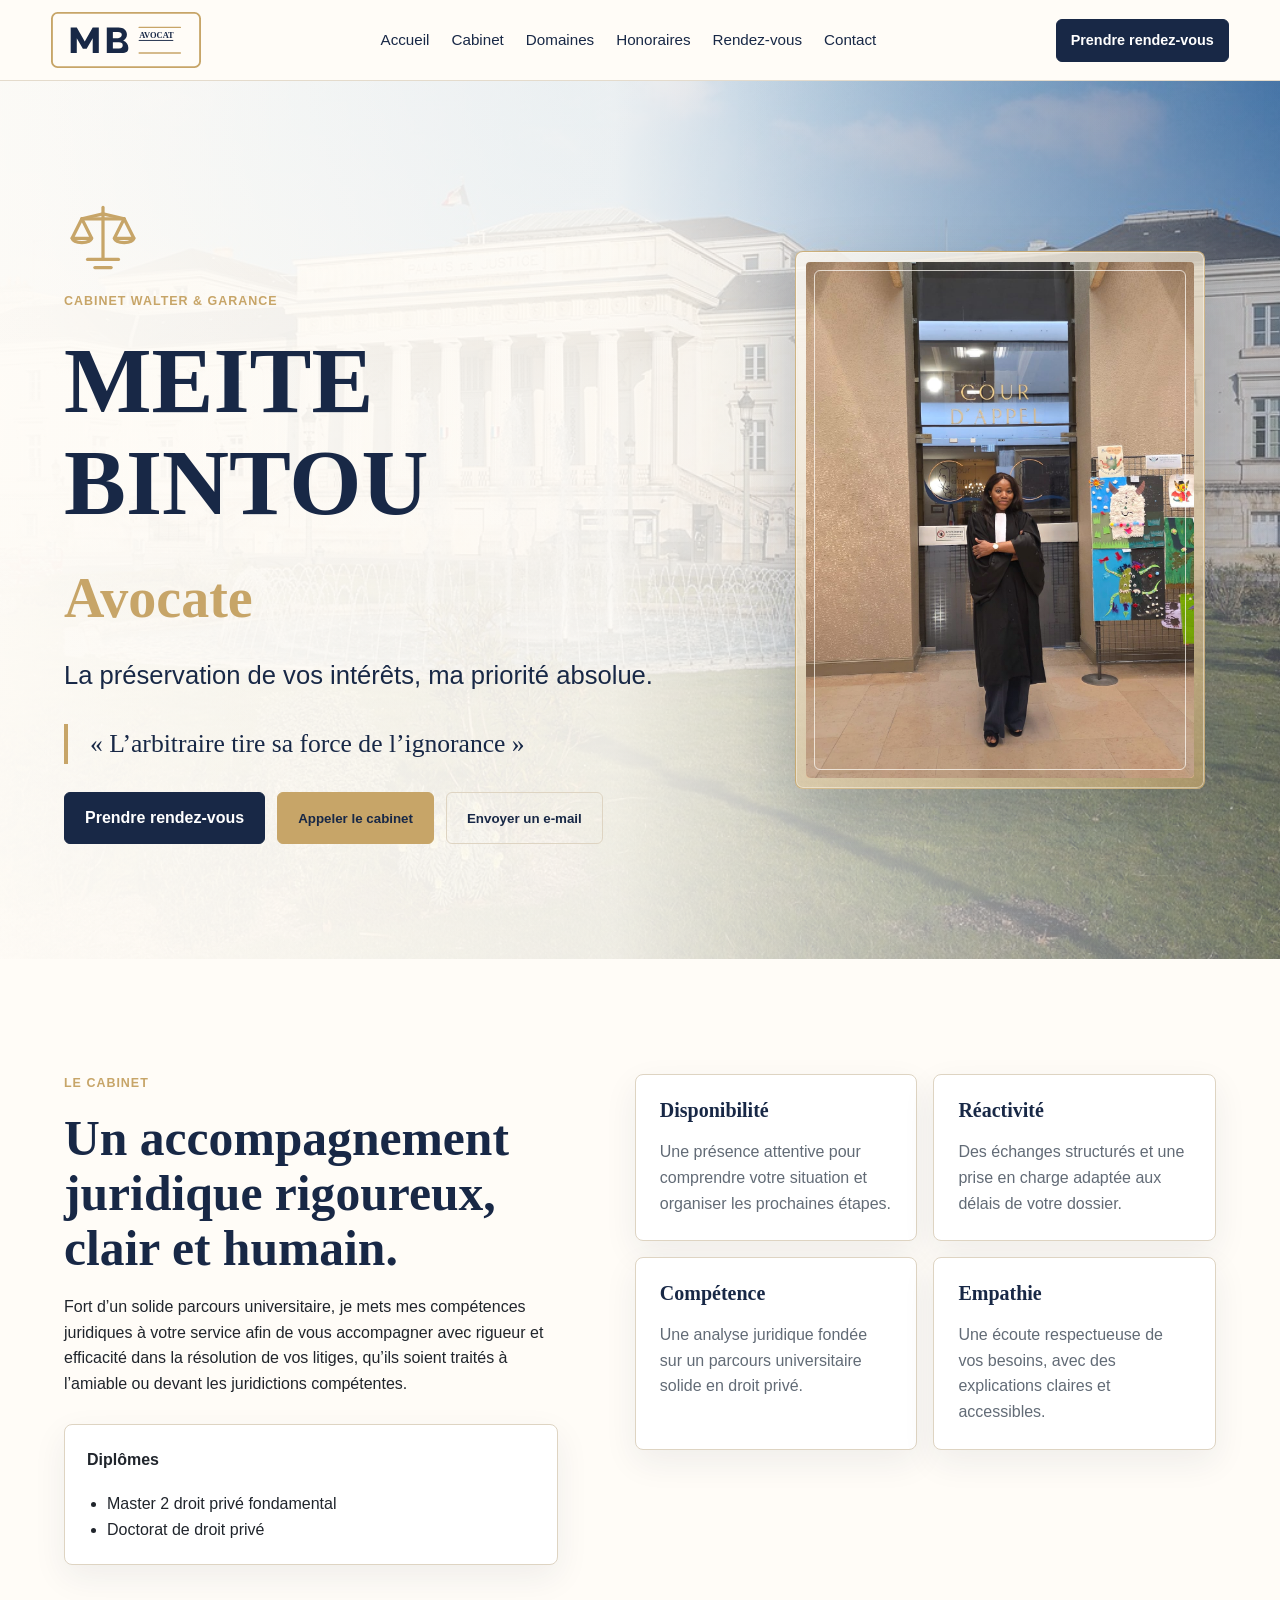
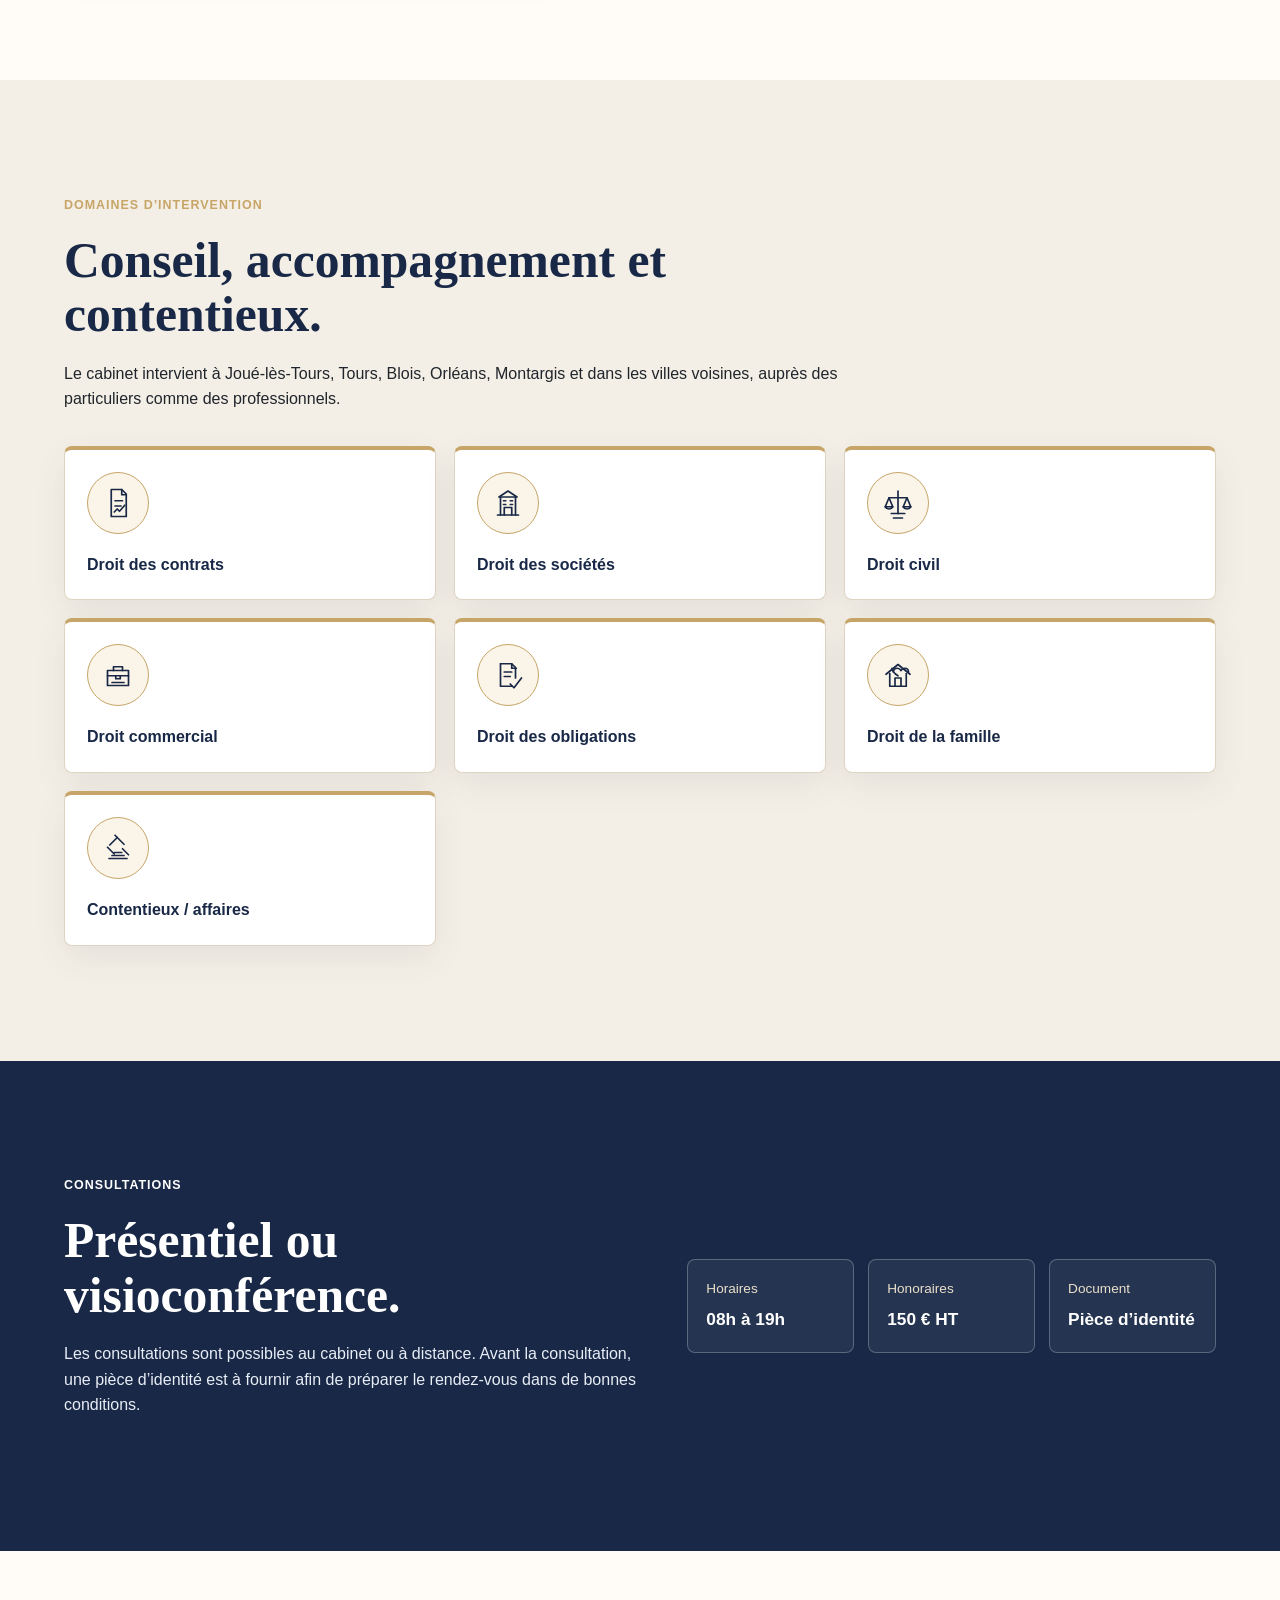
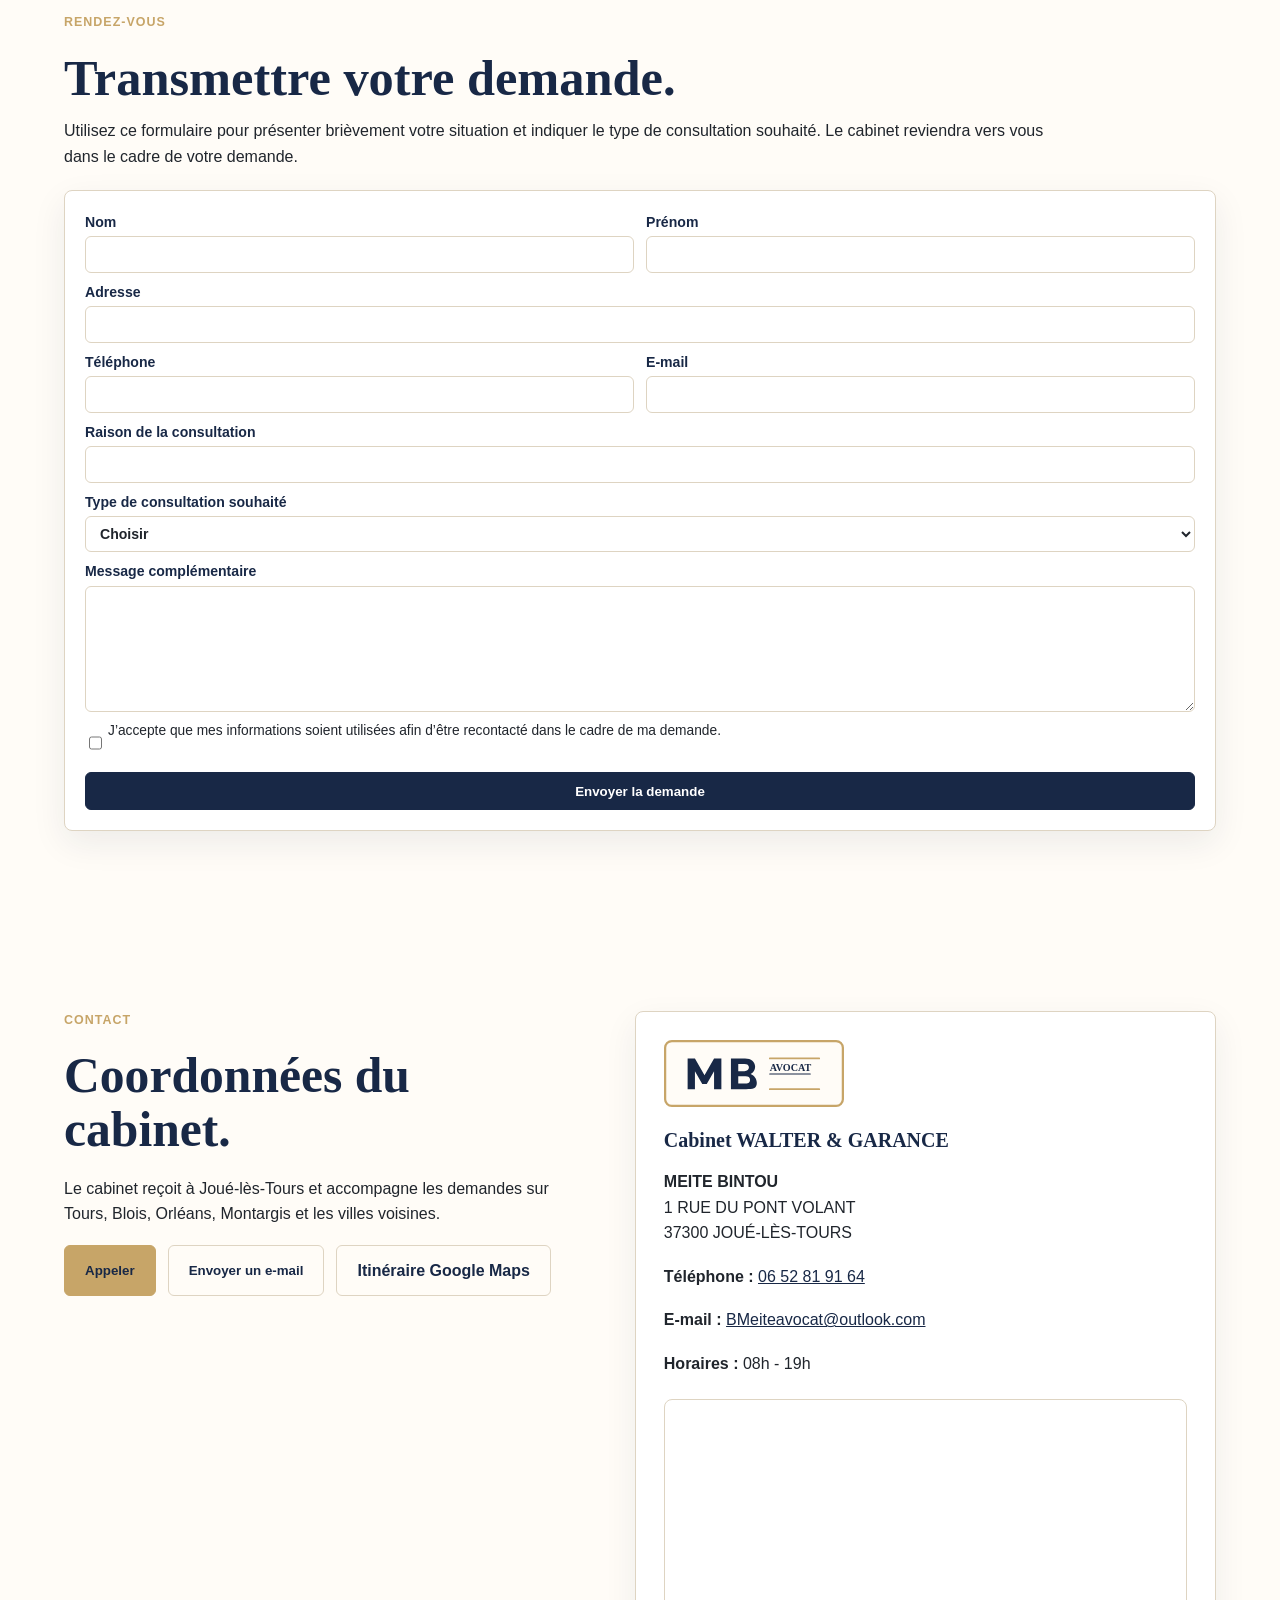
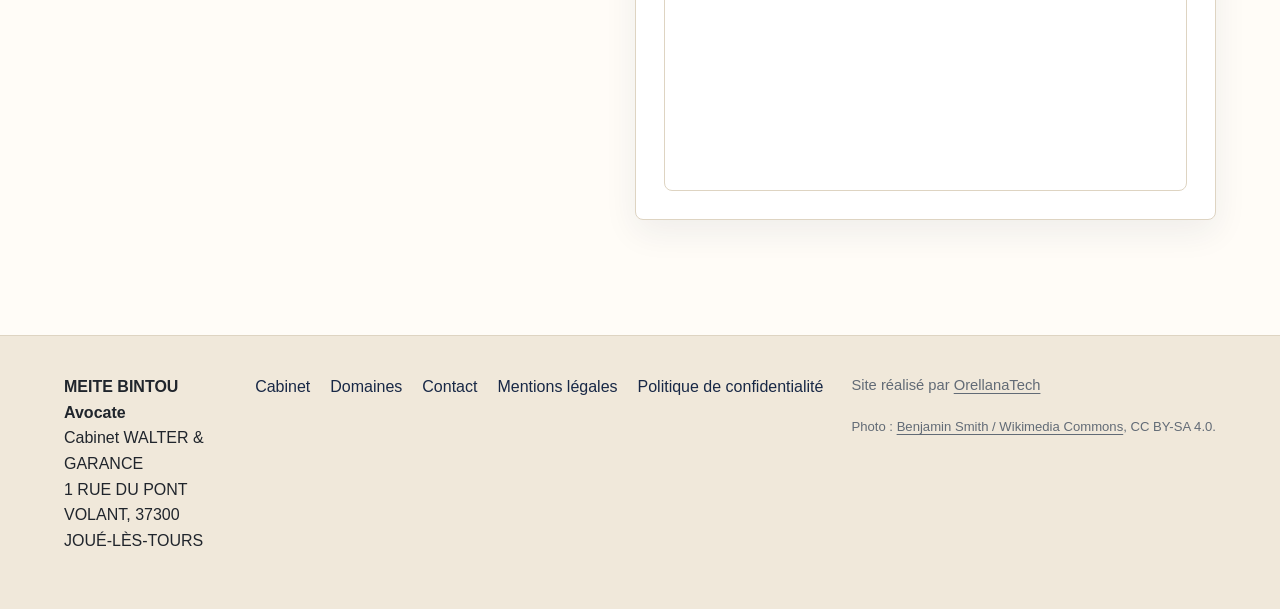
<file: index.html>
<!doctype html>
<html lang="fr">
  <head>
    <meta charset="utf-8">
    <meta name="viewport" content="width=device-width, initial-scale=1">
    <title>MEITE BINTOU Avocate | Droit civil, commercial et affaires à Joué-lès-Tours</title>
    <meta name="description" content="MEITE BINTOU, avocate au cabinet WALTER & GARANCE à Joué-lès-Tours, accompagne particuliers et professionnels en droit civil, commercial, contrats, sociétés, famille, contentieux et affaires.">
    <meta name="keywords" content="avocat Tours, avocat Joué-lès-Tours, avocat droit civil, avocat droit commercial, avocat droit des contrats, avocat droit des sociétés, avocat droit de la famille, avocat contentieux, avocat droit des affaires, avocat Blois, avocat Orléans, avocat Montargis">
    <meta property="og:title" content="MEITE BINTOU Avocate | WALTER & GARANCE">
    <meta property="og:description" content="La préservation de vos intérêts, ma priorité absolue. Consultations en présentiel et en visioconférence.">
    <meta property="og:type" content="website">
    <meta property="og:image" content="assets/photo-professionnelle.jpeg">
    <meta name="theme-color" content="#182846">
    <link rel="icon" href="assets/logo.svg" type="image/svg+xml">
    <link rel="stylesheet" href="style.css">
    <script type="application/ld+json">
      
      {
        "@context": "https://schema.org",
        "@type": "LegalService",
        "name": "MEITE BINTOU Avocate - Cabinet WALTER & GARANCE",
        "image": "assets/photo-professionnelle.jpeg",
        "address": {
          "@type": "PostalAddress",
          "streetAddress": "1 RUE DU PONT VOLANT",
          "postalCode": "37300",
          "addressLocality": "Joué-lès-Tours",
          "addressCountry": "FR"
        },
        "telephone": "+33652819164",
        "email": "BMeiteavocat@outlook.com",
        "priceRange": "150 EUR HT",
        "openingHours": "Mo-Su 08:00-19:00",
        "areaServed": ["Tours", "Joué-lès-Tours", "Blois", "Orléans", "Montargis"],
        "legalName": "MEITE BINTOU"
      }
    </script>
  </head>
  <body>
    <a class="skip-link" href="#contenu">Aller au contenu</a>
    <header class="site-header">
      <a class="brand" href="#accueil" aria-label="Accueil MEITE BINTOU Avocate">
        <img src="assets/logo.svg" alt="Logo MB Avocat">
      </a>
      <button class="nav-toggle" type="button" aria-expanded="false" aria-controls="navigation">
        <span></span><span></span><span></span>
        <span class="sr-only">Ouvrir le menu</span>
      </button>
      <nav id="navigation" class="nav" aria-label="Navigation principale">
        <a href="#accueil">Accueil</a>
        <a href="#cabinet">Cabinet</a>
        <a href="#domaines">Domaines</a>
        <a href="#honoraires">Honoraires</a>
        <a href="#rendez-vous">Rendez-vous</a>
        <a href="#contact">Contact</a>
      </nav>
      <a class="btn btn-small" href="#rendez-vous">Prendre rendez-vous</a>
    </header>

    <main id="contenu">
      <section id="accueil" class="hero section">
        <div class="hero-copy">
          <img class="justice-logo" src="assets/justice.svg" alt="Symbole de la justice">
          <p class="eyebrow">Cabinet WALTER & GARANCE</p>
          <h1>MEITE BINTOU<br><span>Avocate</span></h1>
          <p class="lead">La préservation de vos intérêts, ma priorité absolue.</p>
          <blockquote>« L’arbitraire tire sa force de l’ignorance »</blockquote>
          <div class="hero-actions">
            <a class="btn" href="#rendez-vous">Prendre rendez-vous</a>
            <button class="btn btn-secondary js-copy" type="button" data-copy="06 52 81 91 64" data-copy-label="Numéro copié">Appeler le cabinet</button>
            <button class="btn btn-ghost js-copy" type="button" data-copy="BMeiteavocat@outlook.com" data-copy-label="E-mail copié">Envoyer un e-mail</button>
          </div>
        </div>
        <div class="portrait-panel" aria-label="Photo professionnelle">
          <picture>
            <source srcset="assets/photo-professionnelle.jpeg" type="image/jpeg">
            <img src="assets/photo-professionnelle.jpeg" alt="Portrait professionnel de MEITE BINTOU" onerror="this.closest('.portrait-panel').classList.add('is-placeholder'); this.remove();">
          </picture>
          <div class="portrait-placeholder">
            <span>MB</span>
            <p>Photo professionnelle à ajouter</p>
          </div>
        </div>
      </section>

      <section id="cabinet" class="section split">
        <div>
          <p class="eyebrow">Le cabinet</p>
          <h2>Un accompagnement juridique rigoureux, clair et humain.</h2>
          <p>Fort d’un solide parcours universitaire, je mets mes compétences juridiques à votre service afin de vous accompagner avec rigueur et efficacité dans la résolution de vos litiges, qu’ils soient traités à l’amiable ou devant les juridictions compétentes.</p>
          <div class="diplomas">
            <p><strong>Diplômes</strong></p>
            <ul>
              <li>Master 2 droit privé fondamental</li>
              <li>Doctorat de droit privé</li>
            </ul>
          </div>
        </div>
        <div class="values-grid">
          <article><h3>Disponibilité</h3><p>Une présence attentive pour comprendre votre situation et organiser les prochaines étapes.</p></article>
          <article><h3>Réactivité</h3><p>Des échanges structurés et une prise en charge adaptée aux délais de votre dossier.</p></article>
          <article><h3>Compétence</h3><p>Une analyse juridique fondée sur un parcours universitaire solide en droit privé.</p></article>
          <article><h3>Empathie</h3><p>Une écoute respectueuse de vos besoins, avec des explications claires et accessibles.</p></article>
        </div>
      </section>

      <section id="domaines" class="section section-muted">
        <div class="section-heading">
          <p class="eyebrow">Domaines d’intervention</p>
          <h2>Conseil, accompagnement et contentieux.</h2>
          <p>Le cabinet intervient à Joué-lès-Tours, Tours, Blois, Orléans, Montargis et dans les villes voisines, auprès des particuliers comme des professionnels.</p>
        </div>
        <div class="practice-grid">
          <a class="practice-card" href="droit-contrats.html">
            <span class="practice-icon" aria-hidden="true">
              <svg viewBox="0 0 48 48" focusable="false">
                <path d="M15 6h14l6 6v30H15z"/>
                <path d="M29 6v7h6"/>
                <path d="M20 21h10"/>
                <path d="M20 28h8"/>
                <path d="M19 36l4-4 3 3 7-8"/>
              </svg>
            </span>
            <span>Droit des contrats</span>
          </a>
          <a class="practice-card" href="droit-societes.html">
            <span class="practice-icon" aria-hidden="true">
              <svg viewBox="0 0 48 48" focusable="false">
                <path d="M10 40h28"/>
                <path d="M14 40V16h20v24"/>
                <path d="M19 40V30h10v10"/>
                <path d="M18 21h3"/>
                <path d="M27 21h3"/>
                <path d="M18 26h3"/>
                <path d="M27 26h3"/>
                <path d="M12 16l12-8 12 8"/>
              </svg>
            </span>
            <span>Droit des sociétés</span>
          </a>
          <a class="practice-card" href="droit-civil.html">
            <span class="practice-icon" aria-hidden="true">
              <svg viewBox="0 0 48 48" focusable="false">
                <path d="M24 8v30"/>
                <path d="M15 38h18"/>
                <path d="M18 44h12"/>
                <path d="M12 17h24"/>
                <path d="M12 17 7 29h10z"/>
                <path d="M36 17l-5 12h10z"/>
                <path d="M7 29c2 4 8 4 10 0"/>
                <path d="M31 29c2 4 8 4 10 0"/>
              </svg>
            </span>
            <span>Droit civil</span>
          </a>
          <a class="practice-card" href="droit-commercial.html">
            <span class="practice-icon" aria-hidden="true">
              <svg viewBox="0 0 48 48" focusable="false">
                <path d="M10 18h28v20H10z"/>
                <path d="M18 18v-5h12v5"/>
                <path d="M10 25h28"/>
                <path d="M21 25v4h6v-4"/>
                <path d="M16 34h16"/>
              </svg>
            </span>
            <span>Droit commercial</span>
          </a>
          <a class="practice-card" href="droit-obligations.html">
            <span class="practice-icon" aria-hidden="true">
              <svg viewBox="0 0 48 48" focusable="false">
                <path d="M14 9h15l5 5v14"/>
                <path d="M29 9v6h6"/>
                <path d="M14 9v30h15"/>
                <path d="M19 20h10"/>
                <path d="M19 26h8"/>
                <path d="M27 36l5 5 10-13"/>
              </svg>
            </span>
            <span>Droit des obligations</span>
          </a>
          <a class="practice-card" href="droit-famille.html">
            <span class="practice-icon" aria-hidden="true">
              <svg viewBox="0 0 48 48" focusable="false">
                <path d="M8 23 24 10l16 13"/>
                <path d="M13 22v17h22V22"/>
                <path d="M20 39V28h8v11"/>
                <path d="M18 20c0-3 2-5 5-5 2 0 4 1 5 3 1-2 3-3 5-3 3 0 5 2 5 5"/>
                <path d="M24 25c-5-3-8-6-8-10"/>
              </svg>
            </span>
            <span>Droit de la famille</span>
          </a>
          <a class="practice-card" href="contentieux-affaires.html">
            <span class="practice-icon" aria-hidden="true">
              <svg viewBox="0 0 48 48" focusable="false">
                <path d="M12 38h24"/>
                <path d="M16 34h16"/>
                <path d="M19 30h10"/>
                <path d="M13 20 23 10"/>
                <path d="M20 7l12 12"/>
                <path d="M10 23l9 9"/>
                <path d="M30 25l8 8"/>
              </svg>
            </span>
            <span>Contentieux / affaires</span>
          </a>
        </div>
      </section>

      <section id="honoraires" class="section info-band">
        <div>
          <p class="eyebrow">Consultations</p>
          <h2>Présentiel ou visioconférence.</h2>
          <p>Les consultations sont possibles au cabinet ou à distance. Avant la consultation, une pièce d’identité est à fournir afin de préparer le rendez-vous dans de bonnes conditions.</p>
        </div>
        <div class="facts">
          <div><span>Horaires</span><strong>08h à 19h</strong></div>
          <div><span>Honoraires</span><strong>150 € HT</strong></div>
          <div><span>Document</span><strong>Pièce d’identité</strong></div>
        </div>
      </section>

      <section id="rendez-vous" class="section appointment">
        <div class="section-heading">
          <p class="eyebrow">Rendez-vous</p>
          <h2>Transmettre votre demande.</h2>
          <p>Utilisez ce formulaire pour présenter brièvement votre situation et indiquer le type de consultation souhaité. Le cabinet reviendra vers vous dans le cadre de votre demande.</p>
        </div>
        <div class="form-panel">
          <form name="contact" method="POST" action="https://formspree.io/f/mjgdjpwo" class="contact-form">
            <p class="hidden"><label>Ne pas remplir <input name="_gotcha"></label></p>
            <div class="form-row">
              <label>Nom<input name="nom" type="text" autocomplete="family-name" required></label>
              <label>Prénom<input name="prenom" type="text" autocomplete="given-name" required></label>
            </div>
            <label>Adresse<input name="adresse" type="text" autocomplete="street-address" required></label>
            <div class="form-row">
              <label>Téléphone<input name="telephone" type="tel" autocomplete="tel" required></label>
              <label>E-mail<input name="email" type="email" autocomplete="email" required></label>
            </div>
            <label>Raison de la consultation<input name="raison" type="text" required></label>
            <label>Type de consultation souhaité
              <select name="type-consultation" required>
                <option value="">Choisir</option>
                <option value="présentiel">Présentiel</option>
                <option value="visio">Visio</option>
              </select>
            </label>
            <label>Message complémentaire<textarea name="message" rows="5"></textarea></label>
            <label class="rgpd"><input name="rgpd" type="checkbox" required> J’accepte que mes informations soient utilisées afin d’être recontacté dans le cadre de ma demande.</label>
            <button class="btn" type="submit">Envoyer la demande</button>
          </form>
        </div>
      </section>

      <section id="contact" class="section contact-layout">
        <div>
          <p class="eyebrow">Contact</p>
          <h2>Coordonnées du cabinet.</h2>
          <p>Le cabinet reçoit à Joué-lès-Tours et accompagne les demandes sur Tours, Blois, Orléans, Montargis et les villes voisines.</p>
          <div class="contact-actions">
            <button class="btn btn-secondary js-copy" type="button" data-copy="06 52 81 91 64" data-copy-label="Numéro copié">Appeler</button>
            <button class="btn btn-ghost js-copy" type="button" data-copy="BMeiteavocat@outlook.com" data-copy-label="E-mail copié">Envoyer un e-mail</button>
            <a class="btn btn-ghost" target="_blank" rel="noopener" href="https://www.google.com/maps/search/?api=1&query=1%20RUE%20DU%20PONT%20VOLANT%2037300%20JOU%C3%89-L%C3%88S-TOURS">Itinéraire Google Maps</a>
          </div>
        </div>
        <aside class="contact-card">
          <img src="assets/logo.svg" alt="Logo MB Avocat">
          <h3>Cabinet WALTER & GARANCE</h3>
          <p><strong>MEITE BINTOU</strong><br>1 RUE DU PONT VOLANT<br>37300 JOUÉ-LÈS-TOURS</p>
          <p><strong>Téléphone :</strong> <a href="tel:+33652819164">06 52 81 91 64</a></p>
          <p><strong>E-mail :</strong> <a href="mailto:BMeiteavocat@outlook.com">BMeiteavocat@outlook.com</a></p>
          <p><strong>Horaires :</strong> 08h - 19h</p>
          <div class="map-frame">
            <iframe title="Carte du cabinet WALTER & GARANCE" loading="lazy" referrerpolicy="no-referrer-when-downgrade" src="https://www.google.com/maps?q=1%20RUE%20DU%20PONT%20VOLANT%2037300%20JOU%C3%89-L%C3%88S-TOURS&output=embed"></iframe>
          </div>
        </aside>
      </section>
    </main>

    <footer class="site-footer">
      <div>
        <strong>MEITE BINTOU Avocate</strong>
        <p>Cabinet WALTER & GARANCE<br>1 RUE DU PONT VOLANT, 37300 JOUÉ-LÈS-TOURS</p>
      </div>
      <nav aria-label="Liens rapides">
        <a href="#cabinet">Cabinet</a>
        <a href="#domaines">Domaines</a>
        <a href="#contact">Contact</a>
        <a href="mentions-legales.html">Mentions légales</a>
        <a href="politique-confidentialite.html">Politique de confidentialité</a>
      </nav>
      <div>
        <p class="credit">Site réalisé par <a href="https://orellanatech.monespaceprof.com/" target="_blank" rel="noopener">OrellanaTech</a></p>
        <p class="photo-credit">Photo : <a href="https://commons.wikimedia.org/wiki/File:Tours_-_Palais_de_justice_-_01.jpg" target="_blank" rel="noopener">Benjamin Smith / Wikimedia Commons</a>, CC BY-SA 4.0.</p>
      </div>
    </footer>

    <div class="copy-toast" role="status" aria-live="polite"></div>
    <script src="script.js"></script>
  </body>
</html>
</file>
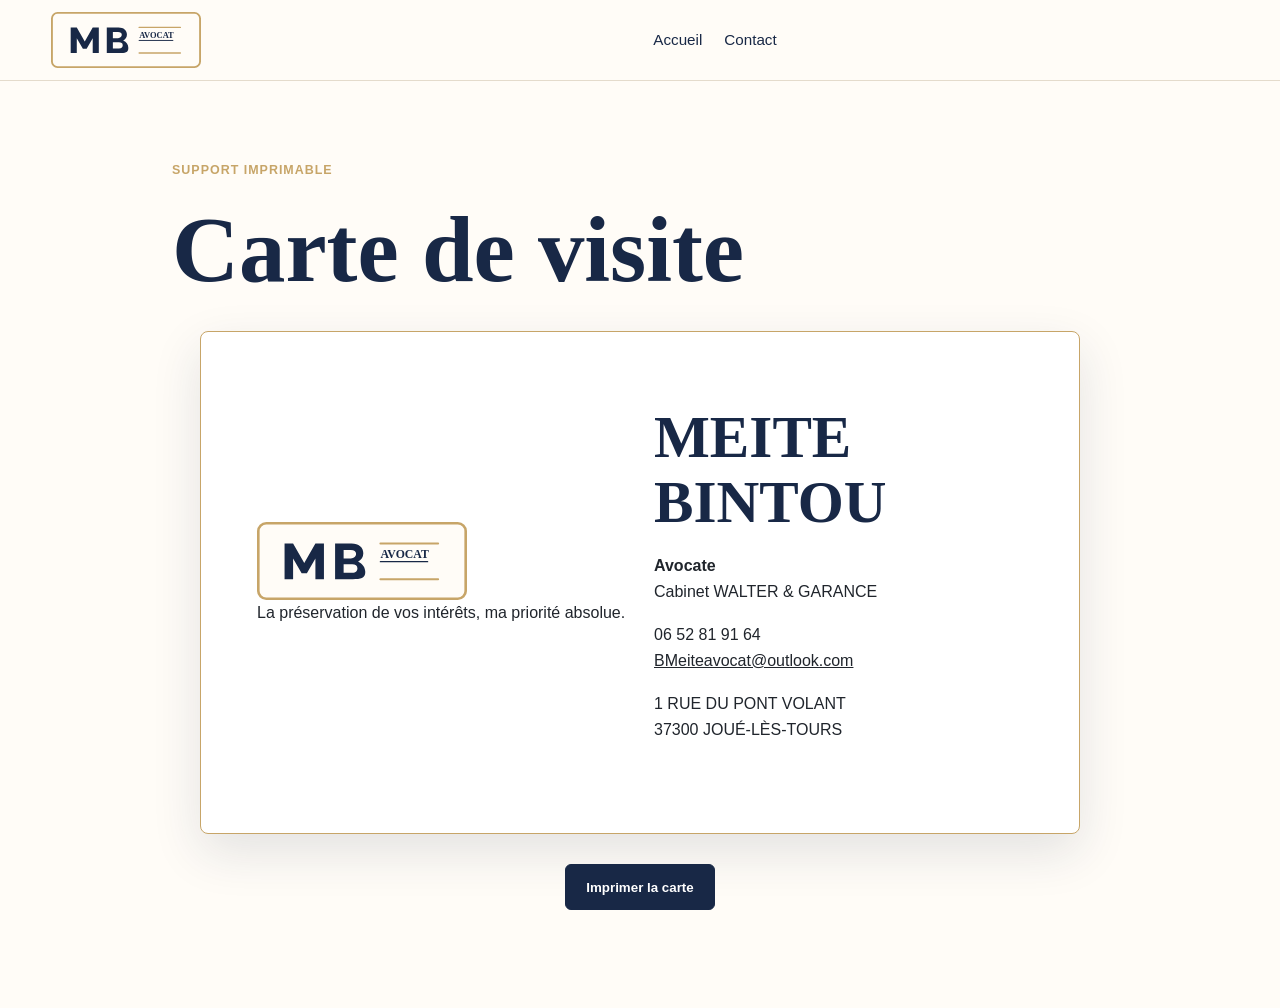
<file: carte-visite.html>
<!doctype html>
<html lang="fr">
  <head>
    <meta charset="utf-8">
    <meta name="viewport" content="width=device-width, initial-scale=1">
    <title>Carte de visite | MEITE BINTOU Avocate</title>
    <meta name="description" content="Carte de visite imprimable de MEITE BINTOU Avocate.">
    <link rel="icon" href="assets/logo.svg" type="image/svg+xml">
    <link rel="stylesheet" href="style.css">
  </head>
  <body>
    <header class="site-header">
      <a class="brand" href="index.html"><img src="assets/logo.svg" alt="Logo MB Avocat"></a>
      <nav class="nav legal-nav" aria-label="Navigation">
        <a href="index.html">Accueil</a>
        <a href="index.html#contact">Contact</a>
      </nav>
    </header>
    <main class="card-page">
      <p class="eyebrow">Support imprimable</p>
      <h1>Carte de visite</h1>
      <section class="business-card" aria-label="Carte de visite MEITE BINTOU">
        <div>
          <img src="assets/logo.svg" alt="Logo MB Avocat">
          <p>La préservation de vos intérêts, ma priorité absolue.</p>
        </div>
        <div>
          <h2 class="name">MEITE BINTOU</h2>
          <p><strong>Avocate</strong><br>Cabinet WALTER & GARANCE</p>
          <p>06 52 81 91 64<br><a href="mailto:BMeiteavocat@outlook.com">BMeiteavocat@outlook.com</a></p>
          <p>1 RUE DU PONT VOLANT<br>37300 JOUÉ-LÈS-TOURS</p>
        </div>
      </section>
      <p class="print-actions"><button class="btn" type="button" onclick="window.print()">Imprimer la carte</button></p>
    </main>
  </body>
</html>
</file>
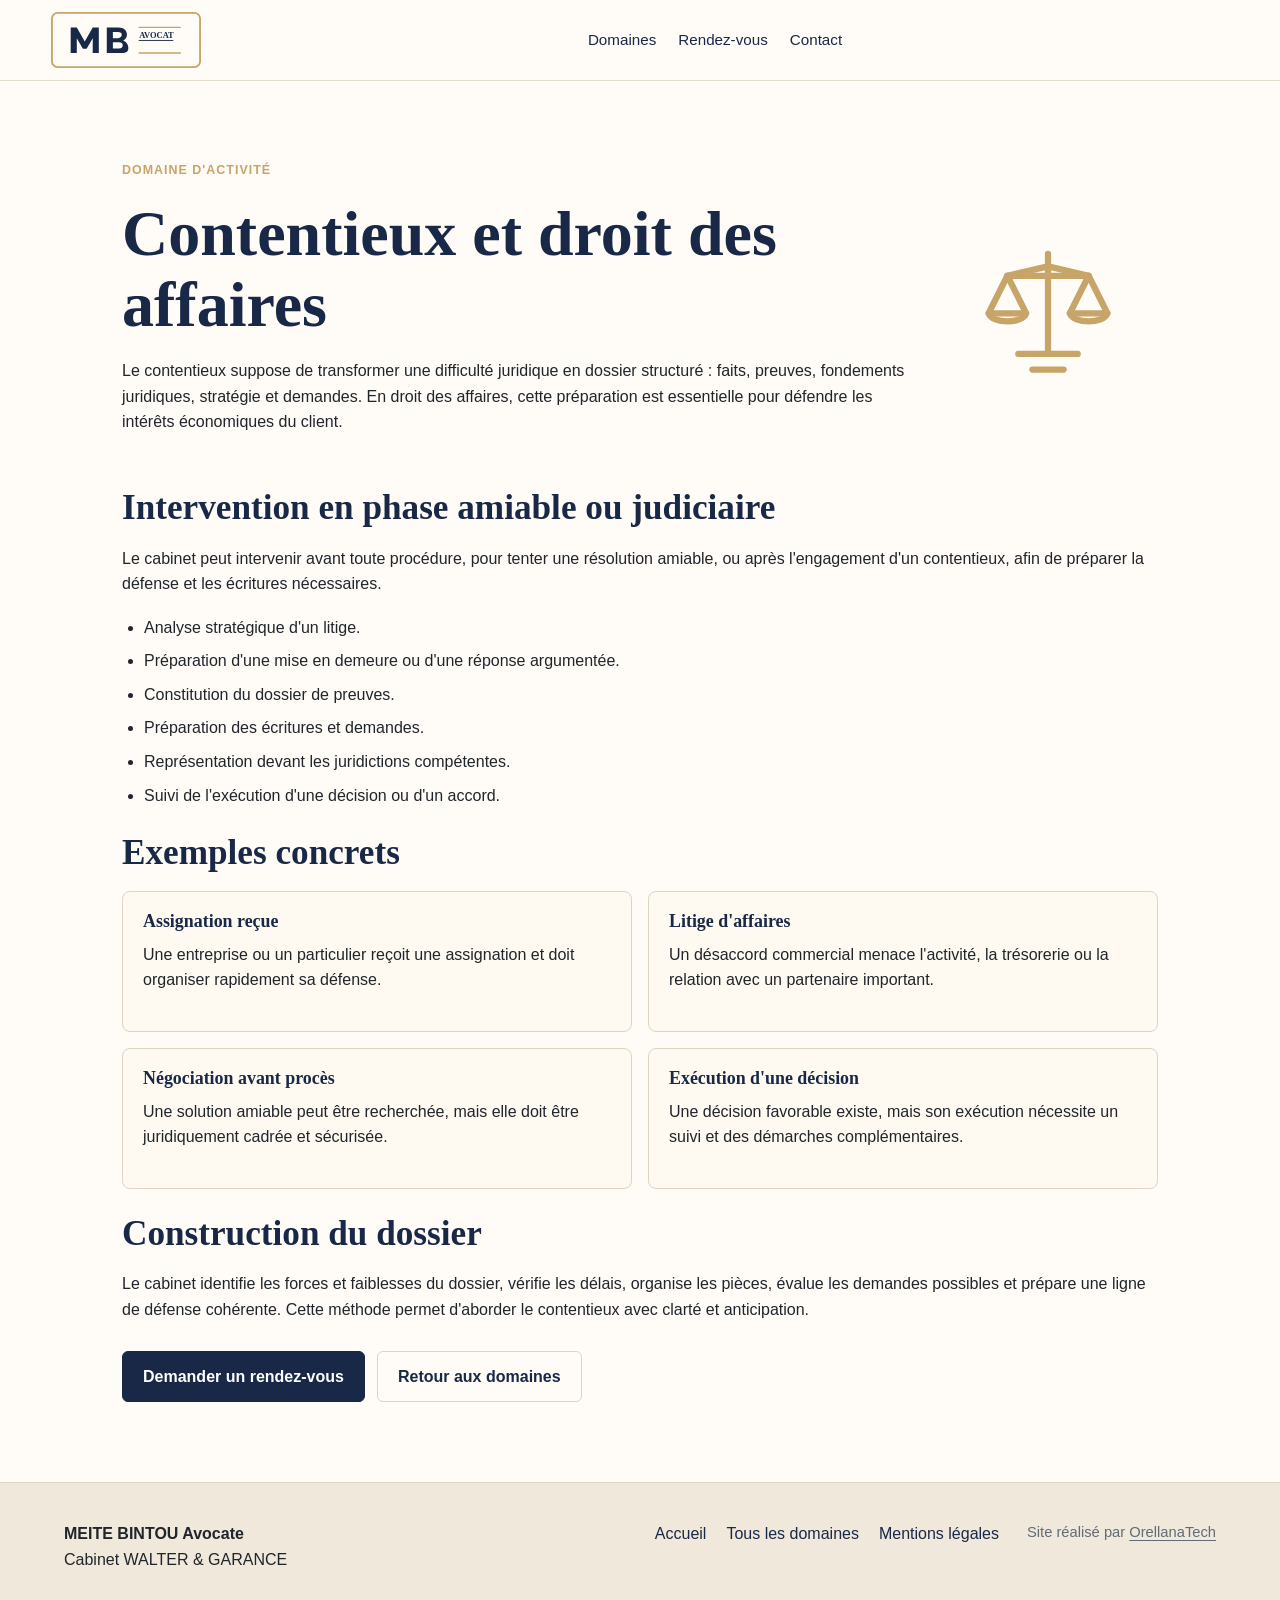
<file: contentieux-affaires.html>
<!doctype html>
<html lang="fr">
  <head>
    <meta charset="utf-8">
    <meta name="viewport" content="width=device-width, initial-scale=1">
    <title>Contentieux et droit des affaires | MEITE BINTOU Avocate</title>
    <meta name="description" content="Accompagnement en contentieux et droit des affaires : stratégie, procédure, défense et représentation devant les juridictions.">
    <link rel="icon" href="assets/logo.svg" type="image/svg+xml">
    <link rel="stylesheet" href="style.css">
  </head>
  <body>
    <header class="site-header">
      <a class="brand" href="index.html"><img src="assets/logo.svg" alt="Logo MB Avocat"></a>
      <nav class="nav legal-nav" aria-label="Navigation">
        <a href="index.html#domaines">Domaines</a>
        <a href="index.html#rendez-vous">Rendez-vous</a>
        <a href="index.html#contact">Contact</a>
      </nav>
    </header>

    <main class="legal-page domain-detail-page">
      <div class="domain-intro">
        <div>
          <p class="eyebrow">Domaine d'activité</p>
          <h1>Contentieux et droit des affaires</h1>
          <p>Le contentieux suppose de transformer une difficulté juridique en dossier structuré : faits, preuves, fondements juridiques, stratégie et demandes. En droit des affaires, cette préparation est essentielle pour défendre les intérêts économiques du client.</p>
        </div>
        <img src="assets/justice.svg" alt="Symbole de la justice">
      </div>

      <section>
        <h2>Intervention en phase amiable ou judiciaire</h2>
        <p>Le cabinet peut intervenir avant toute procédure, pour tenter une résolution amiable, ou après l'engagement d'un contentieux, afin de préparer la défense et les écritures nécessaires.</p>
        <ul>
          <li>Analyse stratégique d'un litige.</li>
          <li>Préparation d'une mise en demeure ou d'une réponse argumentée.</li>
          <li>Constitution du dossier de preuves.</li>
          <li>Préparation des écritures et demandes.</li>
          <li>Représentation devant les juridictions compétentes.</li>
          <li>Suivi de l'exécution d'une décision ou d'un accord.</li>
        </ul>
      </section>

      <section>
        <h2>Exemples concrets</h2>
        <div class="domain-example-grid">
          <article class="domain-example"><h3>Assignation reçue</h3><p>Une entreprise ou un particulier reçoit une assignation et doit organiser rapidement sa défense.</p></article>
          <article class="domain-example"><h3>Litige d'affaires</h3><p>Un désaccord commercial menace l'activité, la trésorerie ou la relation avec un partenaire important.</p></article>
          <article class="domain-example"><h3>Négociation avant procès</h3><p>Une solution amiable peut être recherchée, mais elle doit être juridiquement cadrée et sécurisée.</p></article>
          <article class="domain-example"><h3>Exécution d'une décision</h3><p>Une décision favorable existe, mais son exécution nécessite un suivi et des démarches complémentaires.</p></article>
        </div>
      </section>

      <section>
        <h2>Construction du dossier</h2>
        <p>Le cabinet identifie les forces et faiblesses du dossier, vérifie les délais, organise les pièces, évalue les demandes possibles et prépare une ligne de défense cohérente. Cette méthode permet d'aborder le contentieux avec clarté et anticipation.</p>
        <div class="domain-actions">
          <a class="btn" href="index.html#rendez-vous">Demander un rendez-vous</a>
          <a class="btn btn-ghost" href="index.html#domaines">Retour aux domaines</a>
        </div>
      </section>
    </main>

    <footer class="site-footer">
      <p><strong>MEITE BINTOU Avocate</strong><br>Cabinet WALTER & GARANCE</p>
      <nav><a href="index.html">Accueil</a><a href="domaines-activite.html">Tous les domaines</a><a href="mentions-legales.html">Mentions légales</a></nav>
      <p class="credit">Site réalisé par <a href="https://orellanatech38.netlify.app/" target="_blank" rel="noopener">OrellanaTech</a></p>
    </footer>
  </body>
</html>
</file>
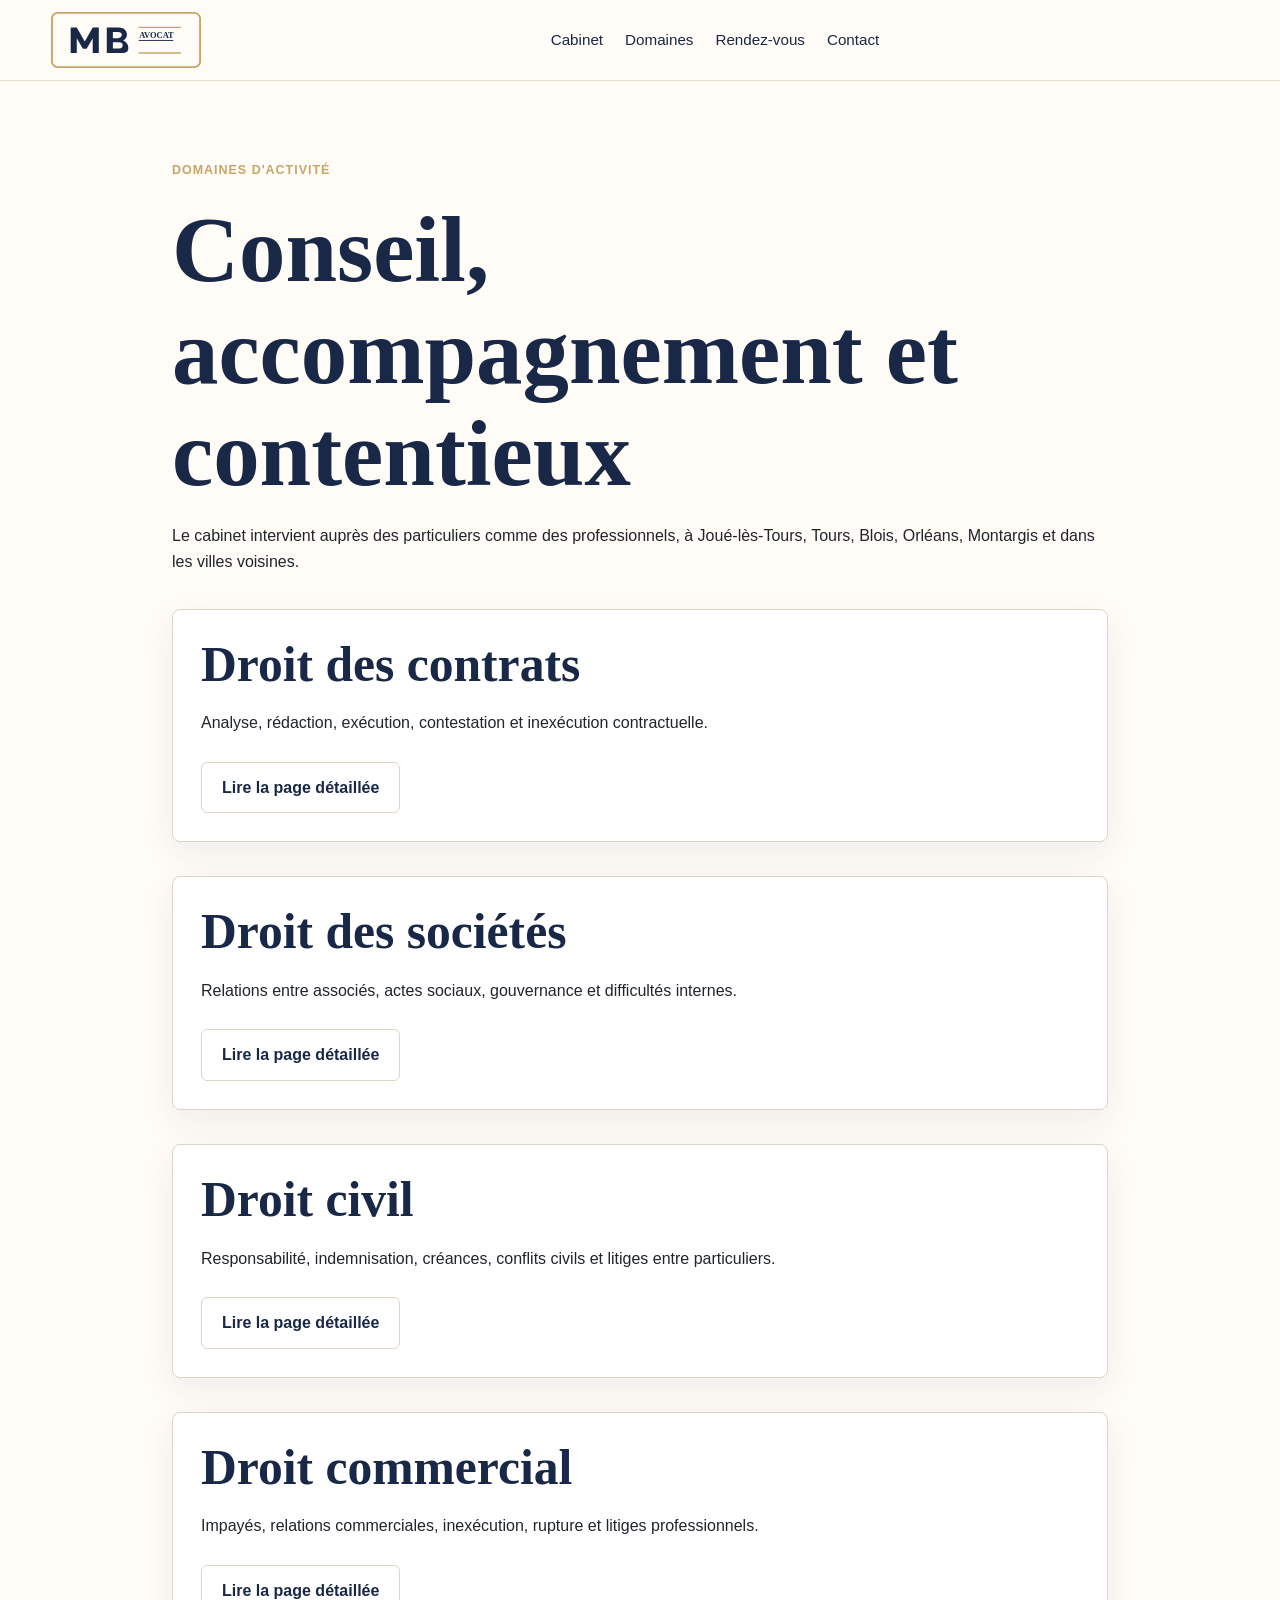
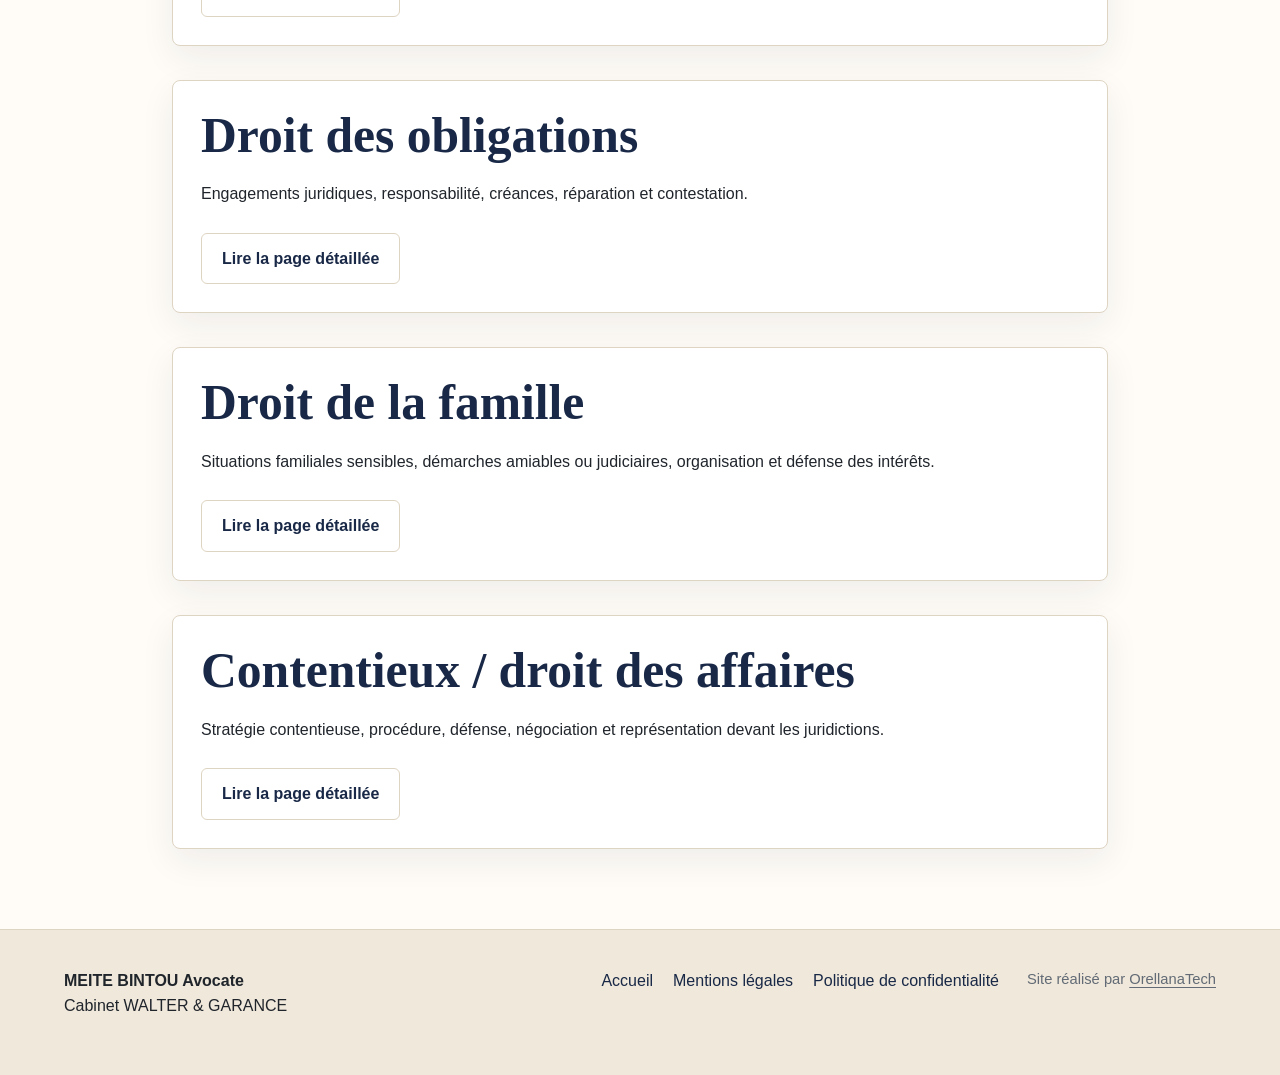
<file: domaines-activite.html>
<!doctype html>
<html lang="fr">
  <head>
    <meta charset="utf-8">
    <meta name="viewport" content="width=device-width, initial-scale=1">
    <title>Domaines d'activité | MEITE BINTOU Avocate</title>
    <meta name="description" content="Domaines d'activité de MEITE BINTOU, avocate au cabinet WALTER & GARANCE à Joué-lès-Tours.">
    <link rel="icon" href="assets/logo.svg" type="image/svg+xml">
    <link rel="stylesheet" href="style.css">
  </head>
  <body>
    <header class="site-header">
      <a class="brand" href="index.html"><img src="assets/logo.svg" alt="Logo MB Avocat"></a>
      <nav class="nav legal-nav" aria-label="Navigation">
        <a href="index.html#cabinet">Cabinet</a>
        <a href="index.html#domaines">Domaines</a>
        <a href="index.html#rendez-vous">Rendez-vous</a>
        <a href="index.html#contact">Contact</a>
      </nav>
    </header>

    <main class="legal-page domain-page">
      <p class="eyebrow">Domaines d'activité</p>
      <h1>Conseil, accompagnement et contentieux</h1>
      <p>Le cabinet intervient auprès des particuliers comme des professionnels, à Joué-lès-Tours, Tours, Blois, Orléans, Montargis et dans les villes voisines.</p>

      <section id="contrats">
        <h2>Droit des contrats</h2>
        <p>Analyse, rédaction, exécution, contestation et inexécution contractuelle.</p>
        <a class="btn btn-ghost" href="droit-contrats.html">Lire la page détaillée</a>
      </section>

      <section id="societes">
        <h2>Droit des sociétés</h2>
        <p>Relations entre associés, actes sociaux, gouvernance et difficultés internes.</p>
        <a class="btn btn-ghost" href="droit-societes.html">Lire la page détaillée</a>
      </section>

      <section id="civil">
        <h2>Droit civil</h2>
        <p>Responsabilité, indemnisation, créances, conflits civils et litiges entre particuliers.</p>
        <a class="btn btn-ghost" href="droit-civil.html">Lire la page détaillée</a>
      </section>

      <section id="commercial">
        <h2>Droit commercial</h2>
        <p>Impayés, relations commerciales, inexécution, rupture et litiges professionnels.</p>
        <a class="btn btn-ghost" href="droit-commercial.html">Lire la page détaillée</a>
      </section>

      <section id="obligations">
        <h2>Droit des obligations</h2>
        <p>Engagements juridiques, responsabilité, créances, réparation et contestation.</p>
        <a class="btn btn-ghost" href="droit-obligations.html">Lire la page détaillée</a>
      </section>

      <section id="famille">
        <h2>Droit de la famille</h2>
        <p>Situations familiales sensibles, démarches amiables ou judiciaires, organisation et défense des intérêts.</p>
        <a class="btn btn-ghost" href="droit-famille.html">Lire la page détaillée</a>
      </section>

      <section id="affaires">
        <h2>Contentieux / droit des affaires</h2>
        <p>Stratégie contentieuse, procédure, défense, négociation et représentation devant les juridictions.</p>
        <a class="btn btn-ghost" href="contentieux-affaires.html">Lire la page détaillée</a>
      </section>
    </main>

    <footer class="site-footer">
      <p><strong>MEITE BINTOU Avocate</strong><br>Cabinet WALTER & GARANCE</p>
      <nav><a href="index.html">Accueil</a><a href="mentions-legales.html">Mentions légales</a><a href="politique-confidentialite.html">Politique de confidentialité</a></nav>
      <p class="credit">Site réalisé par <a href="https://orellanatech38.netlify.app/" target="_blank" rel="noopener">OrellanaTech</a></p>
    </footer>
  </body>
</html>
</file>
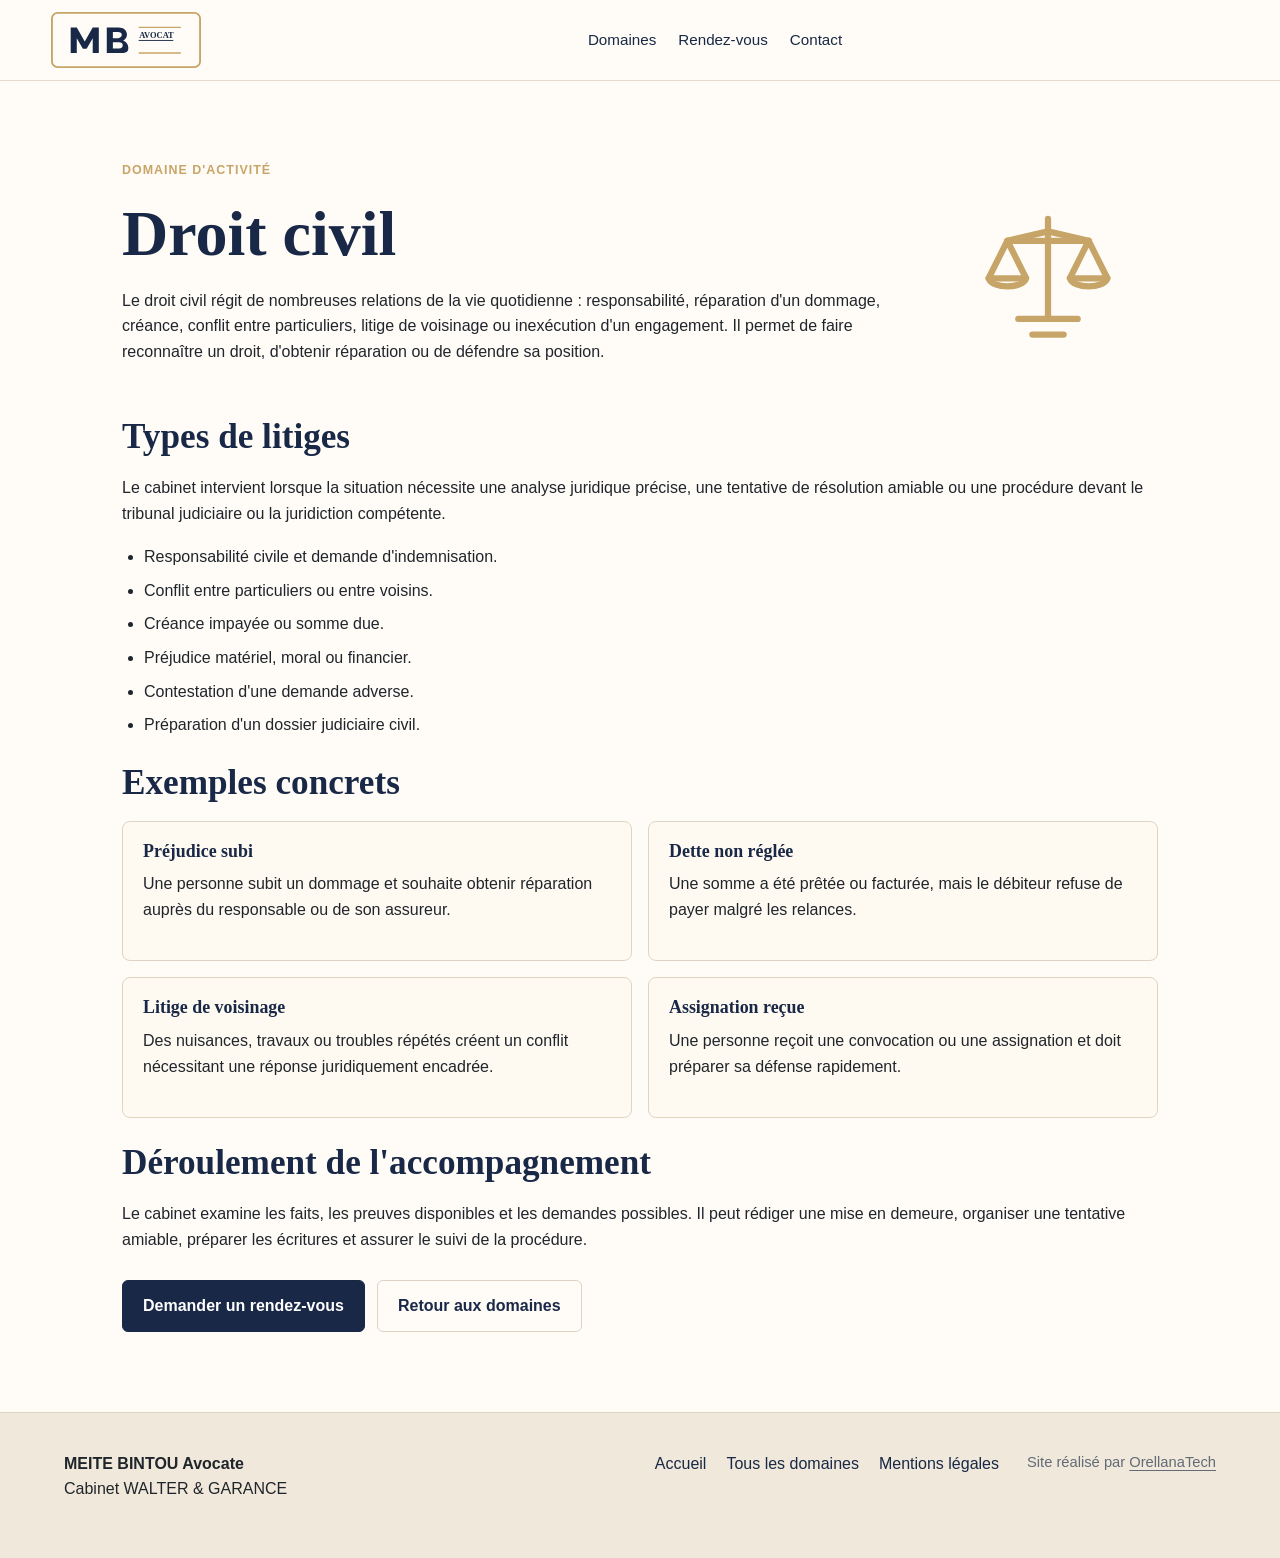
<file: droit-civil.html>
<!doctype html>
<html lang="fr">
  <head>
    <meta charset="utf-8">
    <meta name="viewport" content="width=device-width, initial-scale=1">
    <title>Droit civil | MEITE BINTOU Avocate</title>
    <meta name="description" content="Intervention en droit civil : responsabilité, indemnisation, créances, voisinage, litiges entre particuliers et procédures civiles.">
    <link rel="icon" href="assets/logo.svg" type="image/svg+xml">
    <link rel="stylesheet" href="style.css">
  </head>
  <body>
    <header class="site-header">
      <a class="brand" href="index.html"><img src="assets/logo.svg" alt="Logo MB Avocat"></a>
      <nav class="nav legal-nav" aria-label="Navigation">
        <a href="index.html#domaines">Domaines</a>
        <a href="index.html#rendez-vous">Rendez-vous</a>
        <a href="index.html#contact">Contact</a>
      </nav>
    </header>

    <main class="legal-page domain-detail-page">
      <div class="domain-intro">
        <div>
          <p class="eyebrow">Domaine d'activité</p>
          <h1>Droit civil</h1>
          <p>Le droit civil régit de nombreuses relations de la vie quotidienne : responsabilité, réparation d'un dommage, créance, conflit entre particuliers, litige de voisinage ou inexécution d'un engagement. Il permet de faire reconnaître un droit, d'obtenir réparation ou de défendre sa position.</p>
        </div>
        <img src="assets/justice.svg" alt="Symbole de la justice">
      </div>

      <section>
        <h2>Types de litiges</h2>
        <p>Le cabinet intervient lorsque la situation nécessite une analyse juridique précise, une tentative de résolution amiable ou une procédure devant le tribunal judiciaire ou la juridiction compétente.</p>
        <ul>
          <li>Responsabilité civile et demande d'indemnisation.</li>
          <li>Conflit entre particuliers ou entre voisins.</li>
          <li>Créance impayée ou somme due.</li>
          <li>Préjudice matériel, moral ou financier.</li>
          <li>Contestation d'une demande adverse.</li>
          <li>Préparation d'un dossier judiciaire civil.</li>
        </ul>
      </section>

      <section>
        <h2>Exemples concrets</h2>
        <div class="domain-example-grid">
          <article class="domain-example"><h3>Préjudice subi</h3><p>Une personne subit un dommage et souhaite obtenir réparation auprès du responsable ou de son assureur.</p></article>
          <article class="domain-example"><h3>Dette non réglée</h3><p>Une somme a été prêtée ou facturée, mais le débiteur refuse de payer malgré les relances.</p></article>
          <article class="domain-example"><h3>Litige de voisinage</h3><p>Des nuisances, travaux ou troubles répétés créent un conflit nécessitant une réponse juridiquement encadrée.</p></article>
          <article class="domain-example"><h3>Assignation reçue</h3><p>Une personne reçoit une convocation ou une assignation et doit préparer sa défense rapidement.</p></article>
        </div>
      </section>

      <section>
        <h2>Déroulement de l'accompagnement</h2>
        <p>Le cabinet examine les faits, les preuves disponibles et les demandes possibles. Il peut rédiger une mise en demeure, organiser une tentative amiable, préparer les écritures et assurer le suivi de la procédure.</p>
        <div class="domain-actions">
          <a class="btn" href="index.html#rendez-vous">Demander un rendez-vous</a>
          <a class="btn btn-ghost" href="index.html#domaines">Retour aux domaines</a>
        </div>
      </section>
    </main>

    <footer class="site-footer">
      <p><strong>MEITE BINTOU Avocate</strong><br>Cabinet WALTER & GARANCE</p>
      <nav><a href="index.html">Accueil</a><a href="domaines-activite.html">Tous les domaines</a><a href="mentions-legales.html">Mentions légales</a></nav>
      <p class="credit">Site réalisé par <a href="https://orellanatech38.netlify.app/" target="_blank" rel="noopener">OrellanaTech</a></p>
    </footer>
  </body>
</html>
</file>
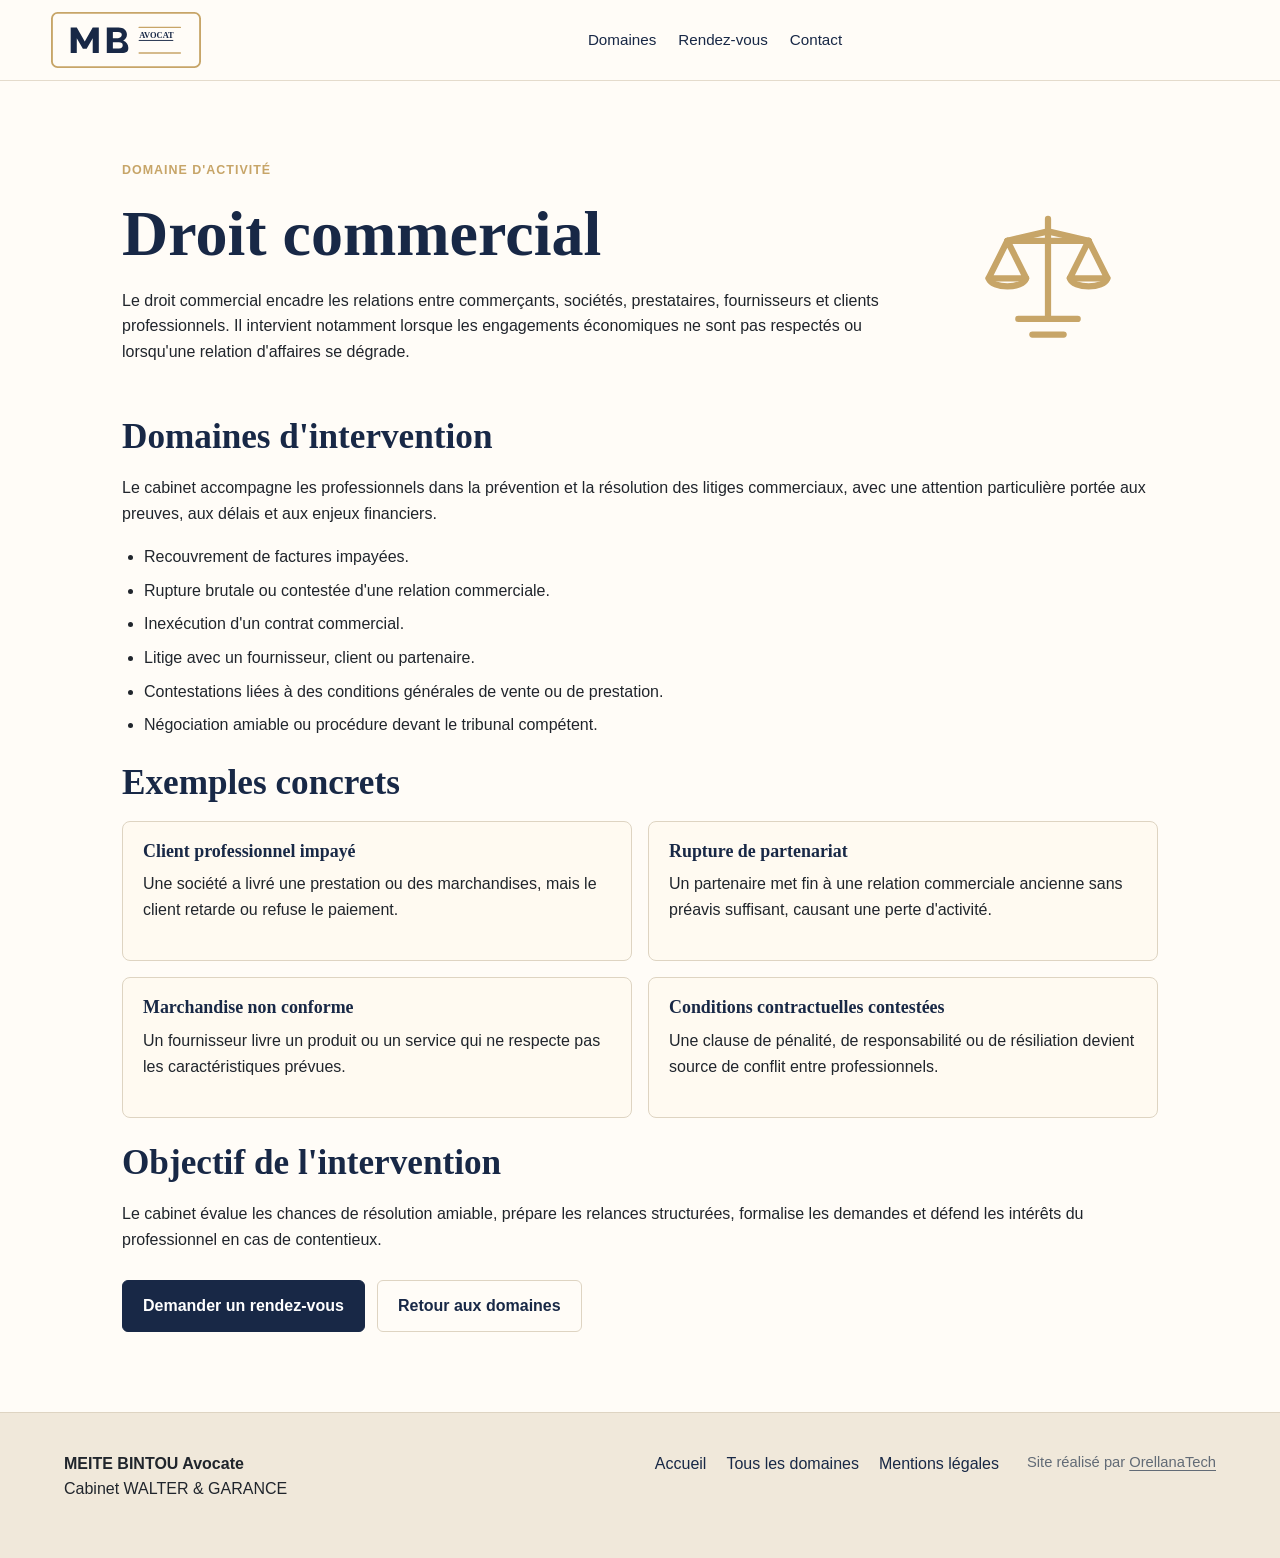
<file: droit-commercial.html>
<!doctype html>
<html lang="fr">
  <head>
    <meta charset="utf-8">
    <meta name="viewport" content="width=device-width, initial-scale=1">
    <title>Droit commercial | MEITE BINTOU Avocate</title>
    <meta name="description" content="Conseil et contentieux en droit commercial : impayés, relations commerciales, rupture, inexécution et litiges professionnels.">
    <link rel="icon" href="assets/logo.svg" type="image/svg+xml">
    <link rel="stylesheet" href="style.css">
  </head>
  <body>
    <header class="site-header">
      <a class="brand" href="index.html"><img src="assets/logo.svg" alt="Logo MB Avocat"></a>
      <nav class="nav legal-nav" aria-label="Navigation">
        <a href="index.html#domaines">Domaines</a>
        <a href="index.html#rendez-vous">Rendez-vous</a>
        <a href="index.html#contact">Contact</a>
      </nav>
    </header>

    <main class="legal-page domain-detail-page">
      <div class="domain-intro">
        <div>
          <p class="eyebrow">Domaine d'activité</p>
          <h1>Droit commercial</h1>
          <p>Le droit commercial encadre les relations entre commerçants, sociétés, prestataires, fournisseurs et clients professionnels. Il intervient notamment lorsque les engagements économiques ne sont pas respectés ou lorsqu'une relation d'affaires se dégrade.</p>
        </div>
        <img src="assets/justice.svg" alt="Symbole de la justice">
      </div>

      <section>
        <h2>Domaines d'intervention</h2>
        <p>Le cabinet accompagne les professionnels dans la prévention et la résolution des litiges commerciaux, avec une attention particulière portée aux preuves, aux délais et aux enjeux financiers.</p>
        <ul>
          <li>Recouvrement de factures impayées.</li>
          <li>Rupture brutale ou contestée d'une relation commerciale.</li>
          <li>Inexécution d'un contrat commercial.</li>
          <li>Litige avec un fournisseur, client ou partenaire.</li>
          <li>Contestations liées à des conditions générales de vente ou de prestation.</li>
          <li>Négociation amiable ou procédure devant le tribunal compétent.</li>
        </ul>
      </section>

      <section>
        <h2>Exemples concrets</h2>
        <div class="domain-example-grid">
          <article class="domain-example"><h3>Client professionnel impayé</h3><p>Une société a livré une prestation ou des marchandises, mais le client retarde ou refuse le paiement.</p></article>
          <article class="domain-example"><h3>Rupture de partenariat</h3><p>Un partenaire met fin à une relation commerciale ancienne sans préavis suffisant, causant une perte d'activité.</p></article>
          <article class="domain-example"><h3>Marchandise non conforme</h3><p>Un fournisseur livre un produit ou un service qui ne respecte pas les caractéristiques prévues.</p></article>
          <article class="domain-example"><h3>Conditions contractuelles contestées</h3><p>Une clause de pénalité, de responsabilité ou de résiliation devient source de conflit entre professionnels.</p></article>
        </div>
      </section>

      <section>
        <h2>Objectif de l'intervention</h2>
        <p>Le cabinet évalue les chances de résolution amiable, prépare les relances structurées, formalise les demandes et défend les intérêts du professionnel en cas de contentieux.</p>
        <div class="domain-actions">
          <a class="btn" href="index.html#rendez-vous">Demander un rendez-vous</a>
          <a class="btn btn-ghost" href="index.html#domaines">Retour aux domaines</a>
        </div>
      </section>
    </main>

    <footer class="site-footer">
      <p><strong>MEITE BINTOU Avocate</strong><br>Cabinet WALTER & GARANCE</p>
      <nav><a href="index.html">Accueil</a><a href="domaines-activite.html">Tous les domaines</a><a href="mentions-legales.html">Mentions légales</a></nav>
      <p class="credit">Site réalisé par <a href="https://orellanatech38.netlify.app/" target="_blank" rel="noopener">OrellanaTech</a></p>
    </footer>
  </body>
</html>
</file>
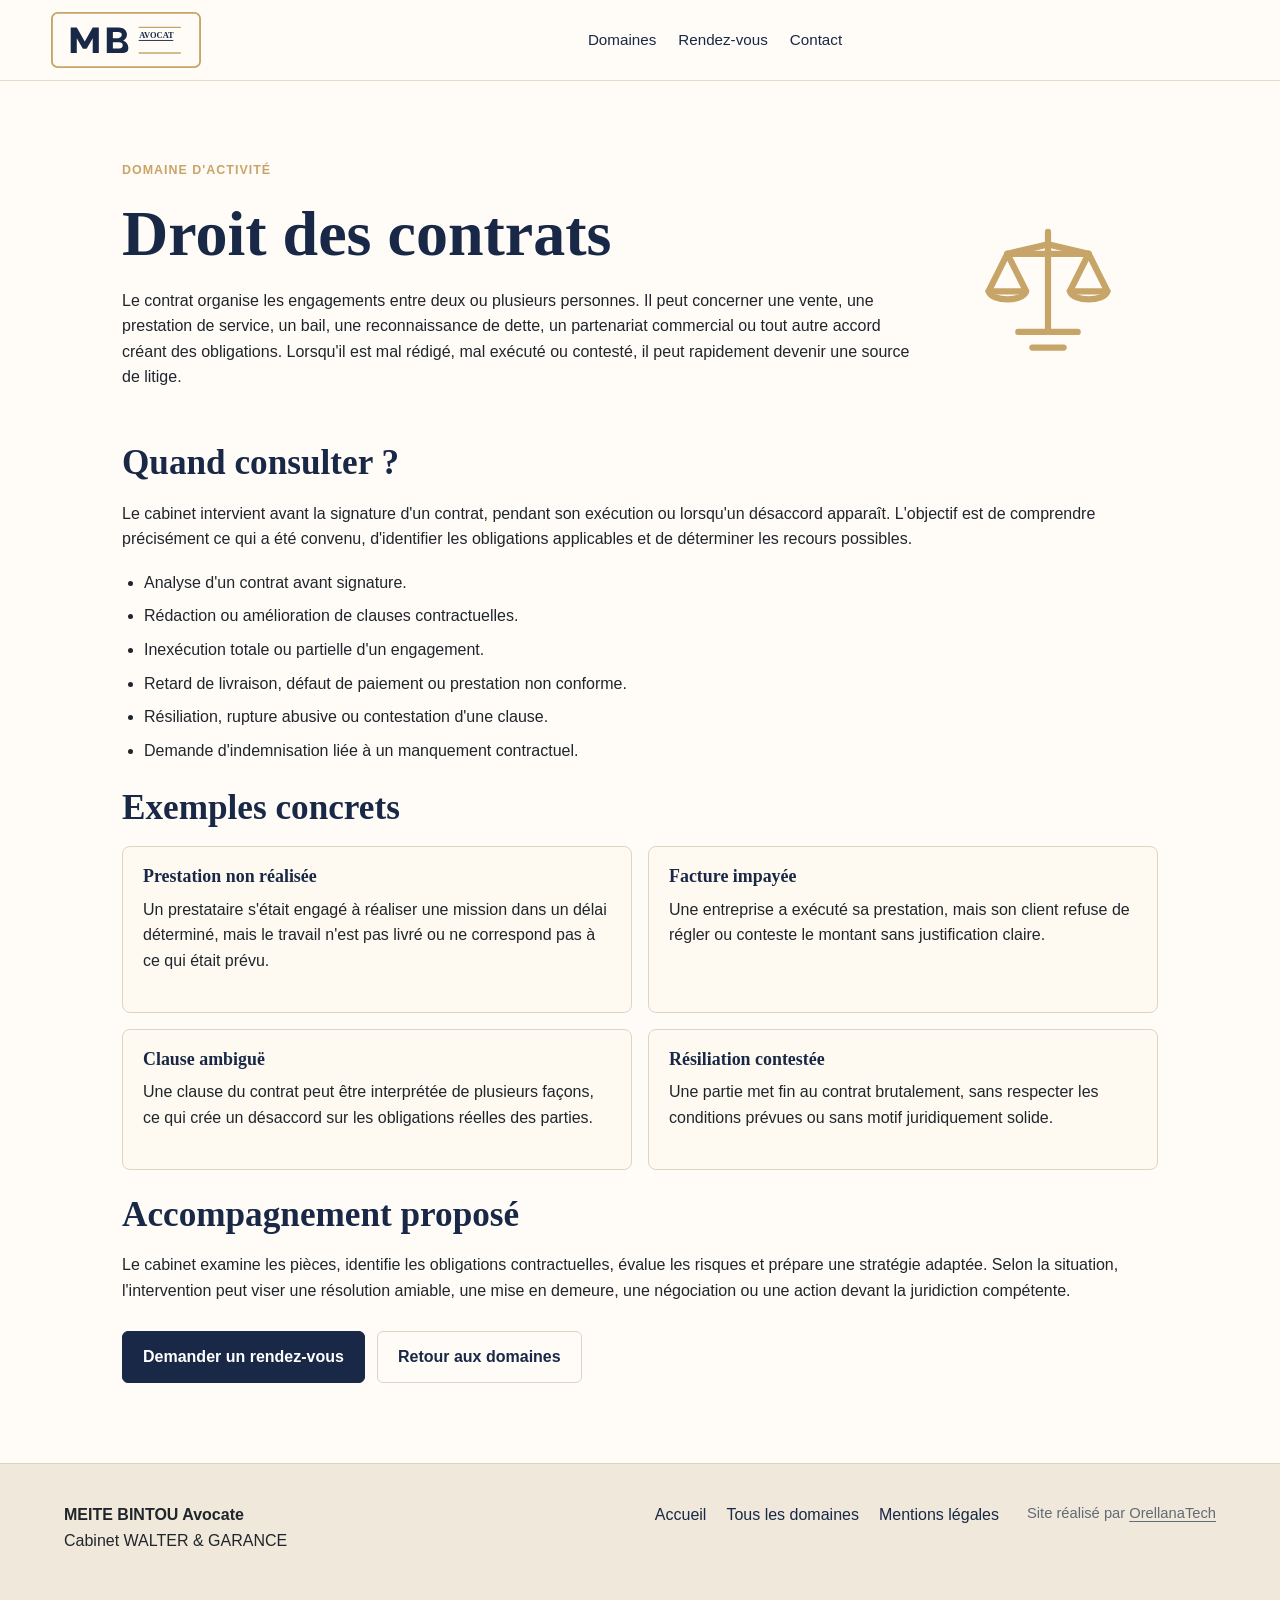
<file: droit-contrats.html>
<!doctype html>
<html lang="fr">
  <head>
    <meta charset="utf-8">
    <meta name="viewport" content="width=device-width, initial-scale=1">
    <title>Droit des contrats | MEITE BINTOU Avocate</title>
    <meta name="description" content="Accompagnement en droit des contrats : analyse, rédaction, inexécution, résiliation, impayés et responsabilité contractuelle.">
    <link rel="icon" href="assets/logo.svg" type="image/svg+xml">
    <link rel="stylesheet" href="style.css">
  </head>
  <body>
    <header class="site-header">
      <a class="brand" href="index.html"><img src="assets/logo.svg" alt="Logo MB Avocat"></a>
      <nav class="nav legal-nav" aria-label="Navigation">
        <a href="index.html#domaines">Domaines</a>
        <a href="index.html#rendez-vous">Rendez-vous</a>
        <a href="index.html#contact">Contact</a>
      </nav>
    </header>

    <main class="legal-page domain-detail-page">
      <div class="domain-intro">
        <div>
          <p class="eyebrow">Domaine d'activité</p>
          <h1>Droit des contrats</h1>
          <p>Le contrat organise les engagements entre deux ou plusieurs personnes. Il peut concerner une vente, une prestation de service, un bail, une reconnaissance de dette, un partenariat commercial ou tout autre accord créant des obligations. Lorsqu'il est mal rédigé, mal exécuté ou contesté, il peut rapidement devenir une source de litige.</p>
        </div>
        <img src="assets/justice.svg" alt="Symbole de la justice">
      </div>

      <section>
        <h2>Quand consulter ?</h2>
        <p>Le cabinet intervient avant la signature d'un contrat, pendant son exécution ou lorsqu'un désaccord apparaît. L'objectif est de comprendre précisément ce qui a été convenu, d'identifier les obligations applicables et de déterminer les recours possibles.</p>
        <ul>
          <li>Analyse d'un contrat avant signature.</li>
          <li>Rédaction ou amélioration de clauses contractuelles.</li>
          <li>Inexécution totale ou partielle d'un engagement.</li>
          <li>Retard de livraison, défaut de paiement ou prestation non conforme.</li>
          <li>Résiliation, rupture abusive ou contestation d'une clause.</li>
          <li>Demande d'indemnisation liée à un manquement contractuel.</li>
        </ul>
      </section>

      <section>
        <h2>Exemples concrets</h2>
        <div class="domain-example-grid">
          <article class="domain-example"><h3>Prestation non réalisée</h3><p>Un prestataire s'était engagé à réaliser une mission dans un délai déterminé, mais le travail n'est pas livré ou ne correspond pas à ce qui était prévu.</p></article>
          <article class="domain-example"><h3>Facture impayée</h3><p>Une entreprise a exécuté sa prestation, mais son client refuse de régler ou conteste le montant sans justification claire.</p></article>
          <article class="domain-example"><h3>Clause ambiguë</h3><p>Une clause du contrat peut être interprétée de plusieurs façons, ce qui crée un désaccord sur les obligations réelles des parties.</p></article>
          <article class="domain-example"><h3>Résiliation contestée</h3><p>Une partie met fin au contrat brutalement, sans respecter les conditions prévues ou sans motif juridiquement solide.</p></article>
        </div>
      </section>

      <section>
        <h2>Accompagnement proposé</h2>
        <p>Le cabinet examine les pièces, identifie les obligations contractuelles, évalue les risques et prépare une stratégie adaptée. Selon la situation, l'intervention peut viser une résolution amiable, une mise en demeure, une négociation ou une action devant la juridiction compétente.</p>
        <div class="domain-actions">
          <a class="btn" href="index.html#rendez-vous">Demander un rendez-vous</a>
          <a class="btn btn-ghost" href="index.html#domaines">Retour aux domaines</a>
        </div>
      </section>
    </main>

    <footer class="site-footer">
      <p><strong>MEITE BINTOU Avocate</strong><br>Cabinet WALTER & GARANCE</p>
      <nav><a href="index.html">Accueil</a><a href="domaines-activite.html">Tous les domaines</a><a href="mentions-legales.html">Mentions légales</a></nav>
      <p class="credit">Site réalisé par <a href="https://orellanatech38.netlify.app/" target="_blank" rel="noopener">OrellanaTech</a></p>
    </footer>
  </body>
</html>
</file>
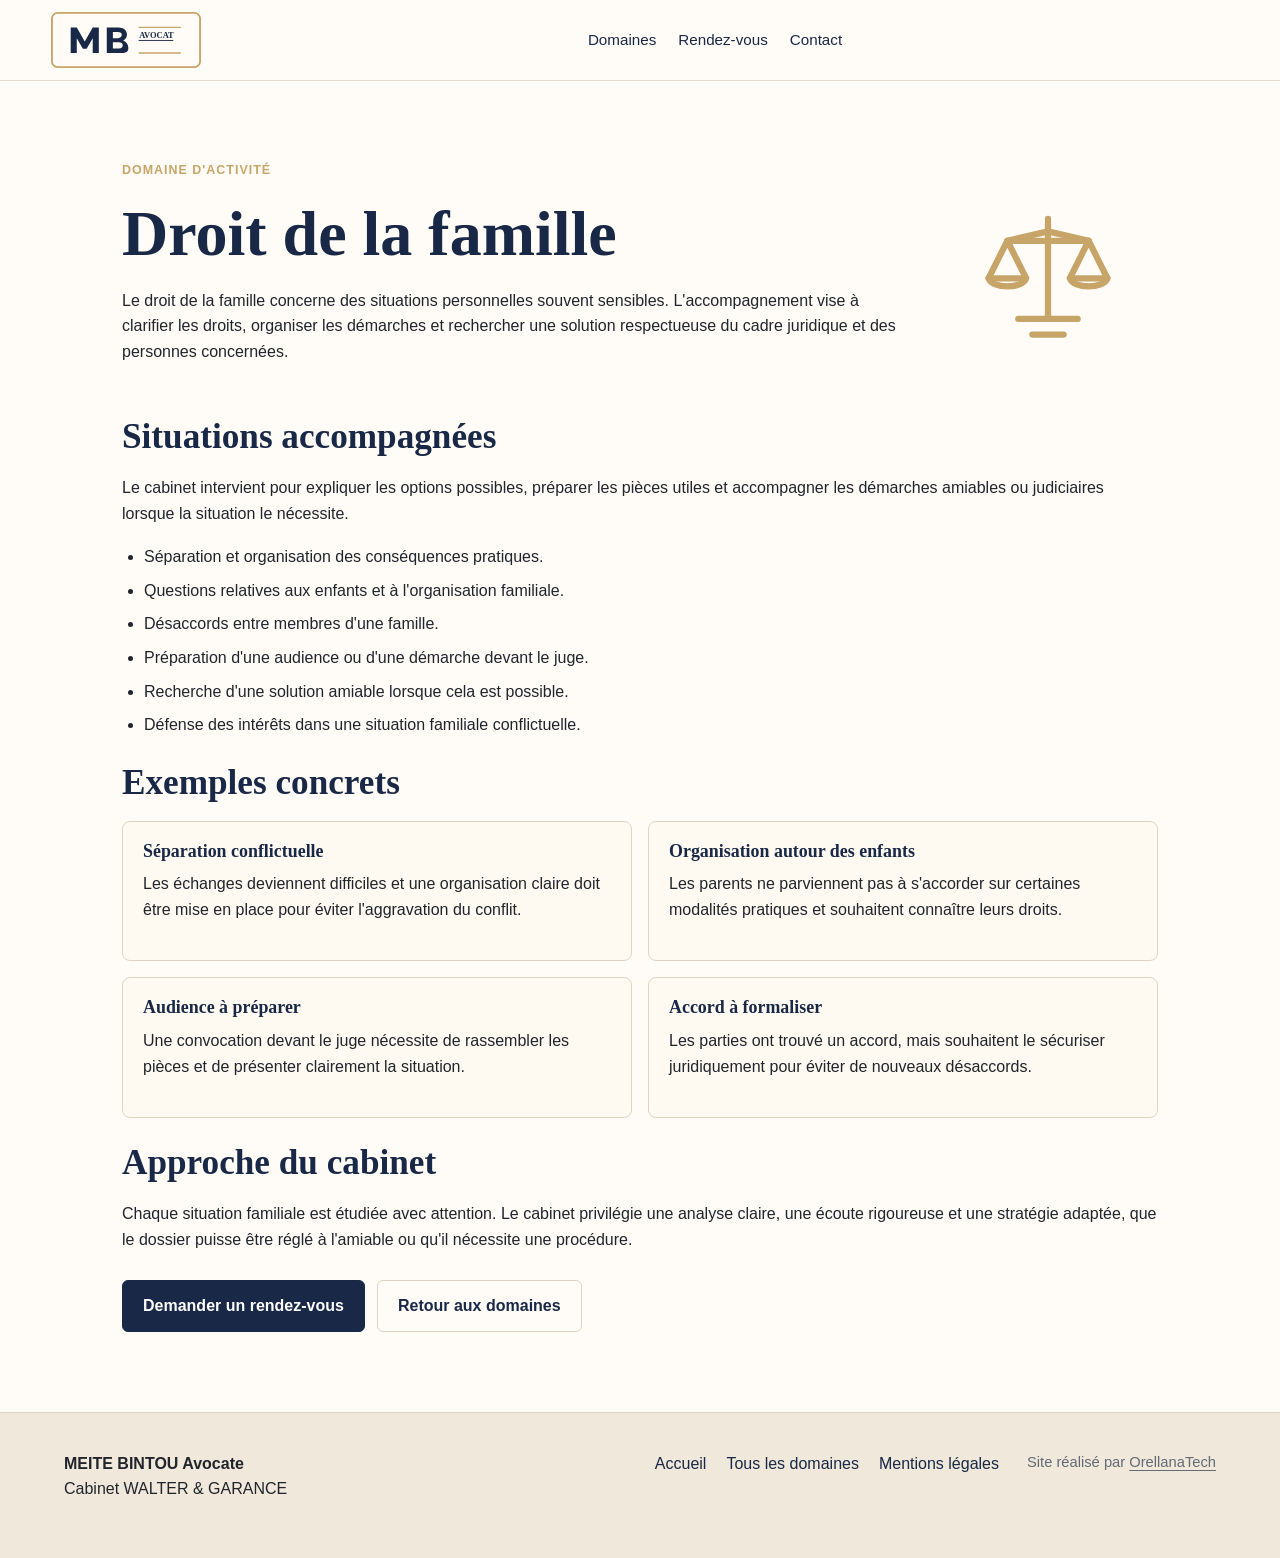
<file: droit-famille.html>
<!doctype html>
<html lang="fr">
  <head>
    <meta charset="utf-8">
    <meta name="viewport" content="width=device-width, initial-scale=1">
    <title>Droit de la famille | MEITE BINTOU Avocate</title>
    <meta name="description" content="Accompagnement en droit de la famille : séparation, organisation familiale, démarches amiables ou judiciaires.">
    <link rel="icon" href="assets/logo.svg" type="image/svg+xml">
    <link rel="stylesheet" href="style.css">
  </head>
  <body>
    <header class="site-header">
      <a class="brand" href="index.html"><img src="assets/logo.svg" alt="Logo MB Avocat"></a>
      <nav class="nav legal-nav" aria-label="Navigation">
        <a href="index.html#domaines">Domaines</a>
        <a href="index.html#rendez-vous">Rendez-vous</a>
        <a href="index.html#contact">Contact</a>
      </nav>
    </header>

    <main class="legal-page domain-detail-page">
      <div class="domain-intro">
        <div>
          <p class="eyebrow">Domaine d'activité</p>
          <h1>Droit de la famille</h1>
          <p>Le droit de la famille concerne des situations personnelles souvent sensibles. L'accompagnement vise à clarifier les droits, organiser les démarches et rechercher une solution respectueuse du cadre juridique et des personnes concernées.</p>
        </div>
        <img src="assets/justice.svg" alt="Symbole de la justice">
      </div>

      <section>
        <h2>Situations accompagnées</h2>
        <p>Le cabinet intervient pour expliquer les options possibles, préparer les pièces utiles et accompagner les démarches amiables ou judiciaires lorsque la situation le nécessite.</p>
        <ul>
          <li>Séparation et organisation des conséquences pratiques.</li>
          <li>Questions relatives aux enfants et à l'organisation familiale.</li>
          <li>Désaccords entre membres d'une famille.</li>
          <li>Préparation d'une audience ou d'une démarche devant le juge.</li>
          <li>Recherche d'une solution amiable lorsque cela est possible.</li>
          <li>Défense des intérêts dans une situation familiale conflictuelle.</li>
        </ul>
      </section>

      <section>
        <h2>Exemples concrets</h2>
        <div class="domain-example-grid">
          <article class="domain-example"><h3>Séparation conflictuelle</h3><p>Les échanges deviennent difficiles et une organisation claire doit être mise en place pour éviter l'aggravation du conflit.</p></article>
          <article class="domain-example"><h3>Organisation autour des enfants</h3><p>Les parents ne parviennent pas à s'accorder sur certaines modalités pratiques et souhaitent connaître leurs droits.</p></article>
          <article class="domain-example"><h3>Audience à préparer</h3><p>Une convocation devant le juge nécessite de rassembler les pièces et de présenter clairement la situation.</p></article>
          <article class="domain-example"><h3>Accord à formaliser</h3><p>Les parties ont trouvé un accord, mais souhaitent le sécuriser juridiquement pour éviter de nouveaux désaccords.</p></article>
        </div>
      </section>

      <section>
        <h2>Approche du cabinet</h2>
        <p>Chaque situation familiale est étudiée avec attention. Le cabinet privilégie une analyse claire, une écoute rigoureuse et une stratégie adaptée, que le dossier puisse être réglé à l'amiable ou qu'il nécessite une procédure.</p>
        <div class="domain-actions">
          <a class="btn" href="index.html#rendez-vous">Demander un rendez-vous</a>
          <a class="btn btn-ghost" href="index.html#domaines">Retour aux domaines</a>
        </div>
      </section>
    </main>

    <footer class="site-footer">
      <p><strong>MEITE BINTOU Avocate</strong><br>Cabinet WALTER & GARANCE</p>
      <nav><a href="index.html">Accueil</a><a href="domaines-activite.html">Tous les domaines</a><a href="mentions-legales.html">Mentions légales</a></nav>
      <p class="credit">Site réalisé par <a href="https://orellanatech38.netlify.app/" target="_blank" rel="noopener">OrellanaTech</a></p>
    </footer>
  </body>
</html>
</file>
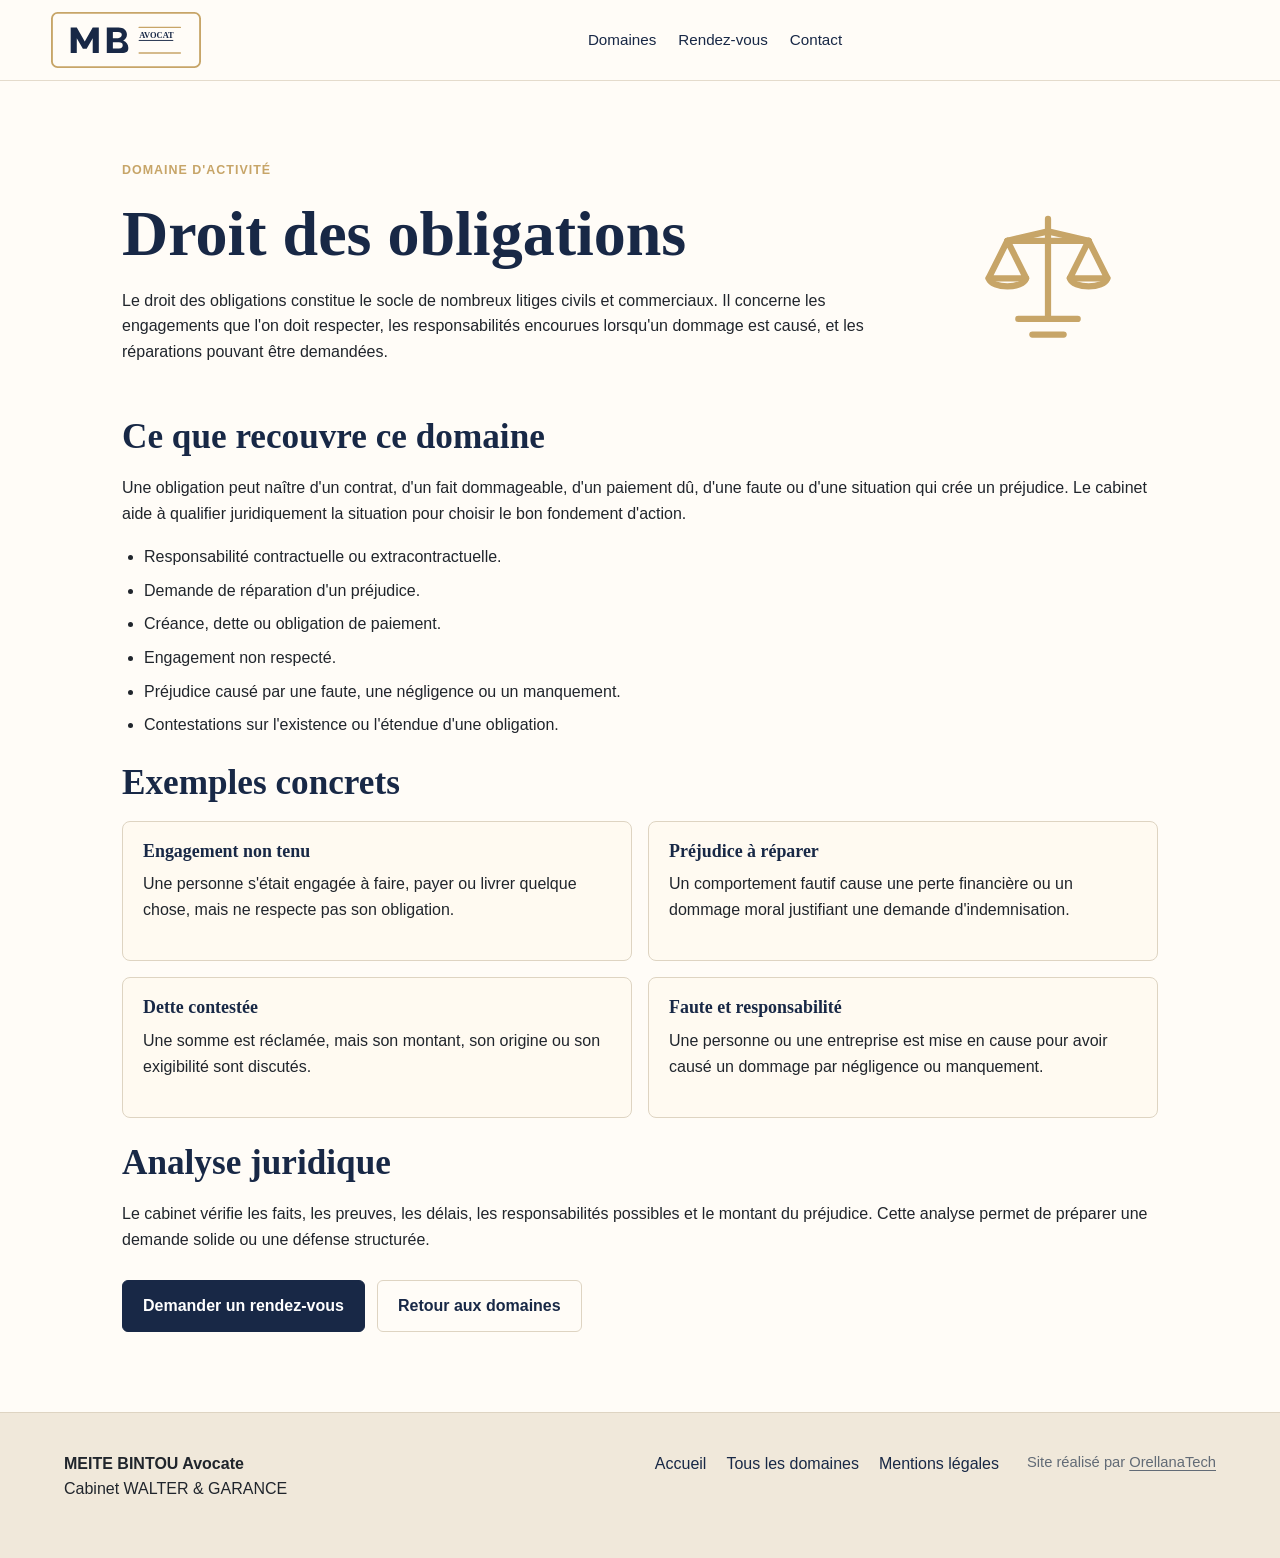
<file: droit-obligations.html>
<!doctype html>
<html lang="fr">
  <head>
    <meta charset="utf-8">
    <meta name="viewport" content="width=device-width, initial-scale=1">
    <title>Droit des obligations | MEITE BINTOU Avocate</title>
    <meta name="description" content="Accompagnement en droit des obligations : responsabilité, créances, engagements, réparation et inexécution.">
    <link rel="icon" href="assets/logo.svg" type="image/svg+xml">
    <link rel="stylesheet" href="style.css">
  </head>
  <body>
    <header class="site-header">
      <a class="brand" href="index.html"><img src="assets/logo.svg" alt="Logo MB Avocat"></a>
      <nav class="nav legal-nav" aria-label="Navigation">
        <a href="index.html#domaines">Domaines</a>
        <a href="index.html#rendez-vous">Rendez-vous</a>
        <a href="index.html#contact">Contact</a>
      </nav>
    </header>

    <main class="legal-page domain-detail-page">
      <div class="domain-intro">
        <div>
          <p class="eyebrow">Domaine d'activité</p>
          <h1>Droit des obligations</h1>
          <p>Le droit des obligations constitue le socle de nombreux litiges civils et commerciaux. Il concerne les engagements que l'on doit respecter, les responsabilités encourues lorsqu'un dommage est causé, et les réparations pouvant être demandées.</p>
        </div>
        <img src="assets/justice.svg" alt="Symbole de la justice">
      </div>

      <section>
        <h2>Ce que recouvre ce domaine</h2>
        <p>Une obligation peut naître d'un contrat, d'un fait dommageable, d'un paiement dû, d'une faute ou d'une situation qui crée un préjudice. Le cabinet aide à qualifier juridiquement la situation pour choisir le bon fondement d'action.</p>
        <ul>
          <li>Responsabilité contractuelle ou extracontractuelle.</li>
          <li>Demande de réparation d'un préjudice.</li>
          <li>Créance, dette ou obligation de paiement.</li>
          <li>Engagement non respecté.</li>
          <li>Préjudice causé par une faute, une négligence ou un manquement.</li>
          <li>Contestations sur l'existence ou l'étendue d'une obligation.</li>
        </ul>
      </section>

      <section>
        <h2>Exemples concrets</h2>
        <div class="domain-example-grid">
          <article class="domain-example"><h3>Engagement non tenu</h3><p>Une personne s'était engagée à faire, payer ou livrer quelque chose, mais ne respecte pas son obligation.</p></article>
          <article class="domain-example"><h3>Préjudice à réparer</h3><p>Un comportement fautif cause une perte financière ou un dommage moral justifiant une demande d'indemnisation.</p></article>
          <article class="domain-example"><h3>Dette contestée</h3><p>Une somme est réclamée, mais son montant, son origine ou son exigibilité sont discutés.</p></article>
          <article class="domain-example"><h3>Faute et responsabilité</h3><p>Une personne ou une entreprise est mise en cause pour avoir causé un dommage par négligence ou manquement.</p></article>
        </div>
      </section>

      <section>
        <h2>Analyse juridique</h2>
        <p>Le cabinet vérifie les faits, les preuves, les délais, les responsabilités possibles et le montant du préjudice. Cette analyse permet de préparer une demande solide ou une défense structurée.</p>
        <div class="domain-actions">
          <a class="btn" href="index.html#rendez-vous">Demander un rendez-vous</a>
          <a class="btn btn-ghost" href="index.html#domaines">Retour aux domaines</a>
        </div>
      </section>
    </main>

    <footer class="site-footer">
      <p><strong>MEITE BINTOU Avocate</strong><br>Cabinet WALTER & GARANCE</p>
      <nav><a href="index.html">Accueil</a><a href="domaines-activite.html">Tous les domaines</a><a href="mentions-legales.html">Mentions légales</a></nav>
      <p class="credit">Site réalisé par <a href="https://orellanatech38.netlify.app/" target="_blank" rel="noopener">OrellanaTech</a></p>
    </footer>
  </body>
</html>
</file>
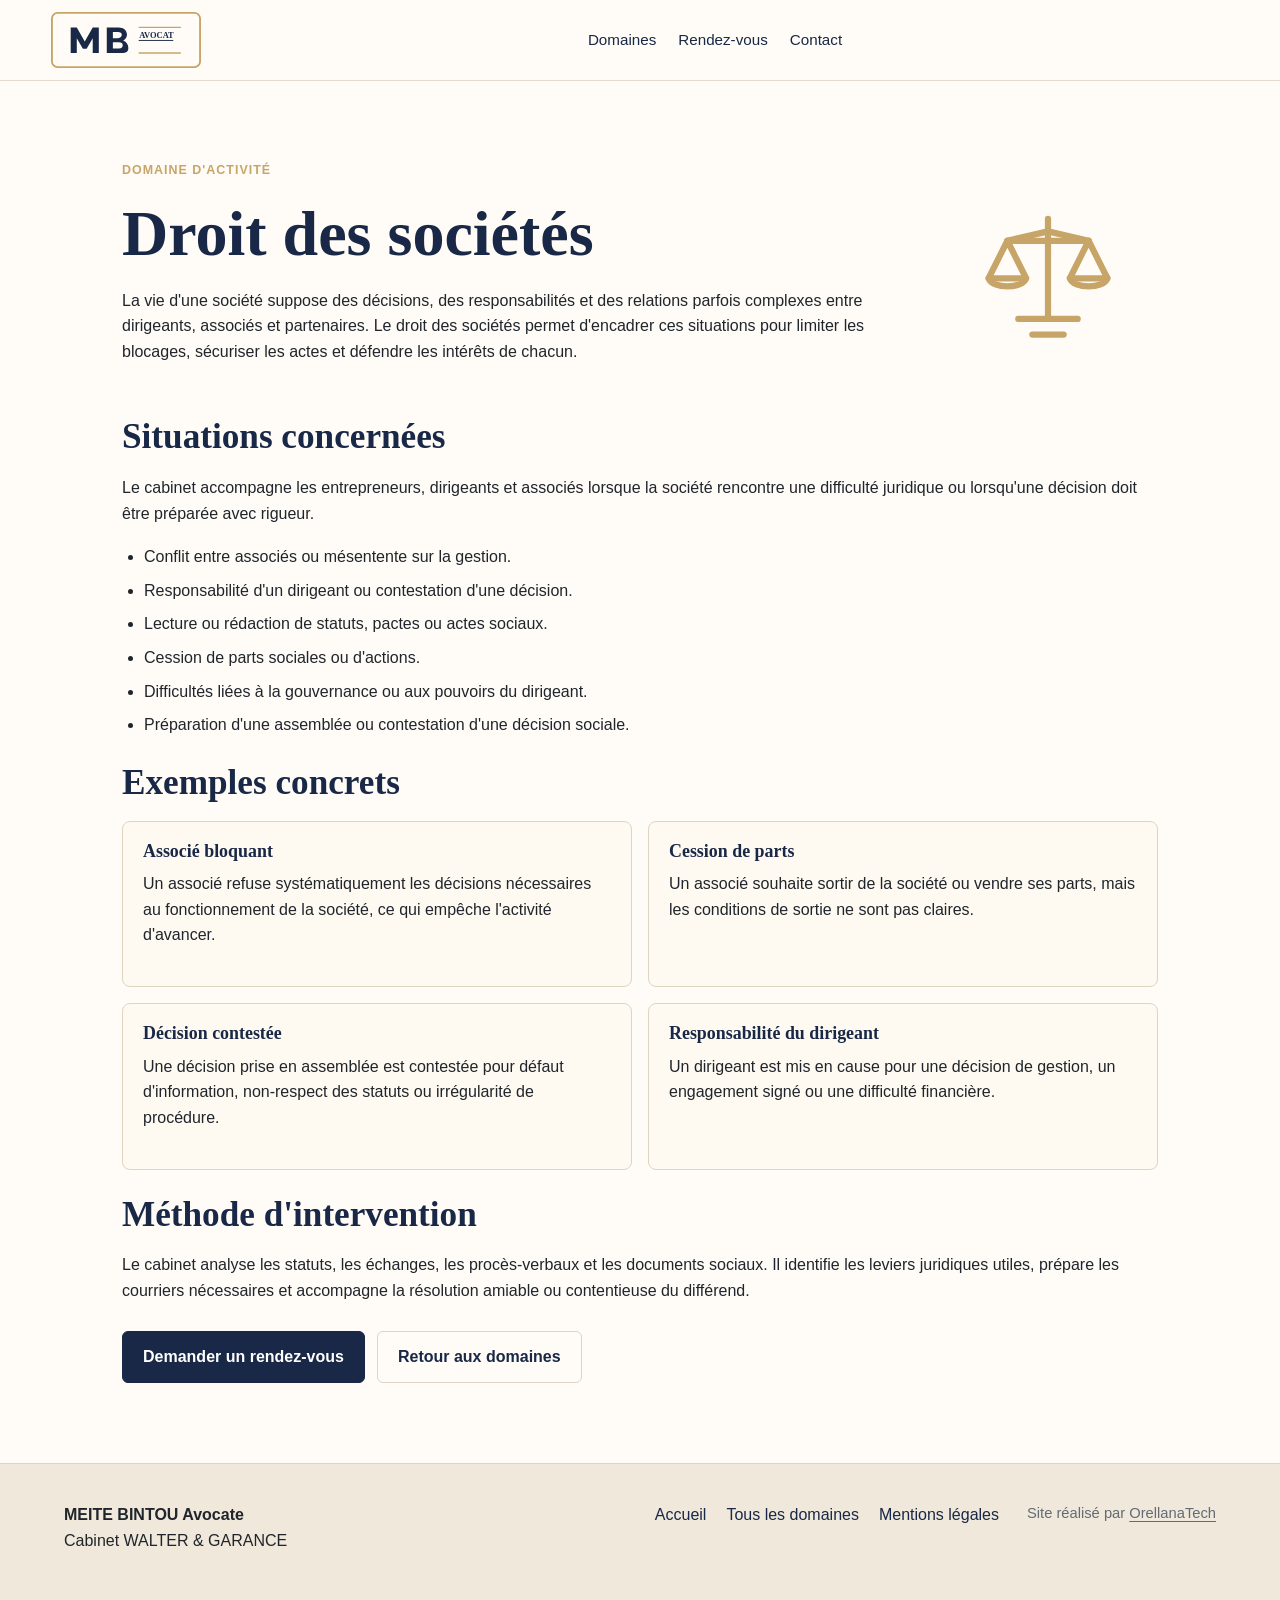
<file: droit-societes.html>
<!doctype html>
<html lang="fr">
  <head>
    <meta charset="utf-8">
    <meta name="viewport" content="width=device-width, initial-scale=1">
    <title>Droit des sociétés | MEITE BINTOU Avocate</title>
    <meta name="description" content="Accompagnement en droit des sociétés : relations entre associés, décisions sociales, conflits internes et sécurisation juridique.">
    <link rel="icon" href="assets/logo.svg" type="image/svg+xml">
    <link rel="stylesheet" href="style.css">
  </head>
  <body>
    <header class="site-header">
      <a class="brand" href="index.html"><img src="assets/logo.svg" alt="Logo MB Avocat"></a>
      <nav class="nav legal-nav" aria-label="Navigation">
        <a href="index.html#domaines">Domaines</a>
        <a href="index.html#rendez-vous">Rendez-vous</a>
        <a href="index.html#contact">Contact</a>
      </nav>
    </header>

    <main class="legal-page domain-detail-page">
      <div class="domain-intro">
        <div>
          <p class="eyebrow">Domaine d'activité</p>
          <h1>Droit des sociétés</h1>
          <p>La vie d'une société suppose des décisions, des responsabilités et des relations parfois complexes entre dirigeants, associés et partenaires. Le droit des sociétés permet d'encadrer ces situations pour limiter les blocages, sécuriser les actes et défendre les intérêts de chacun.</p>
        </div>
        <img src="assets/justice.svg" alt="Symbole de la justice">
      </div>

      <section>
        <h2>Situations concernées</h2>
        <p>Le cabinet accompagne les entrepreneurs, dirigeants et associés lorsque la société rencontre une difficulté juridique ou lorsqu'une décision doit être préparée avec rigueur.</p>
        <ul>
          <li>Conflit entre associés ou mésentente sur la gestion.</li>
          <li>Responsabilité d'un dirigeant ou contestation d'une décision.</li>
          <li>Lecture ou rédaction de statuts, pactes ou actes sociaux.</li>
          <li>Cession de parts sociales ou d'actions.</li>
          <li>Difficultés liées à la gouvernance ou aux pouvoirs du dirigeant.</li>
          <li>Préparation d'une assemblée ou contestation d'une décision sociale.</li>
        </ul>
      </section>

      <section>
        <h2>Exemples concrets</h2>
        <div class="domain-example-grid">
          <article class="domain-example"><h3>Associé bloquant</h3><p>Un associé refuse systématiquement les décisions nécessaires au fonctionnement de la société, ce qui empêche l'activité d'avancer.</p></article>
          <article class="domain-example"><h3>Cession de parts</h3><p>Un associé souhaite sortir de la société ou vendre ses parts, mais les conditions de sortie ne sont pas claires.</p></article>
          <article class="domain-example"><h3>Décision contestée</h3><p>Une décision prise en assemblée est contestée pour défaut d'information, non-respect des statuts ou irrégularité de procédure.</p></article>
          <article class="domain-example"><h3>Responsabilité du dirigeant</h3><p>Un dirigeant est mis en cause pour une décision de gestion, un engagement signé ou une difficulté financière.</p></article>
        </div>
      </section>

      <section>
        <h2>Méthode d'intervention</h2>
        <p>Le cabinet analyse les statuts, les échanges, les procès-verbaux et les documents sociaux. Il identifie les leviers juridiques utiles, prépare les courriers nécessaires et accompagne la résolution amiable ou contentieuse du différend.</p>
        <div class="domain-actions">
          <a class="btn" href="index.html#rendez-vous">Demander un rendez-vous</a>
          <a class="btn btn-ghost" href="index.html#domaines">Retour aux domaines</a>
        </div>
      </section>
    </main>

    <footer class="site-footer">
      <p><strong>MEITE BINTOU Avocate</strong><br>Cabinet WALTER & GARANCE</p>
      <nav><a href="index.html">Accueil</a><a href="domaines-activite.html">Tous les domaines</a><a href="mentions-legales.html">Mentions légales</a></nav>
      <p class="credit">Site réalisé par <a href="https://orellanatech38.netlify.app/" target="_blank" rel="noopener">OrellanaTech</a></p>
    </footer>
  </body>
</html>
</file>
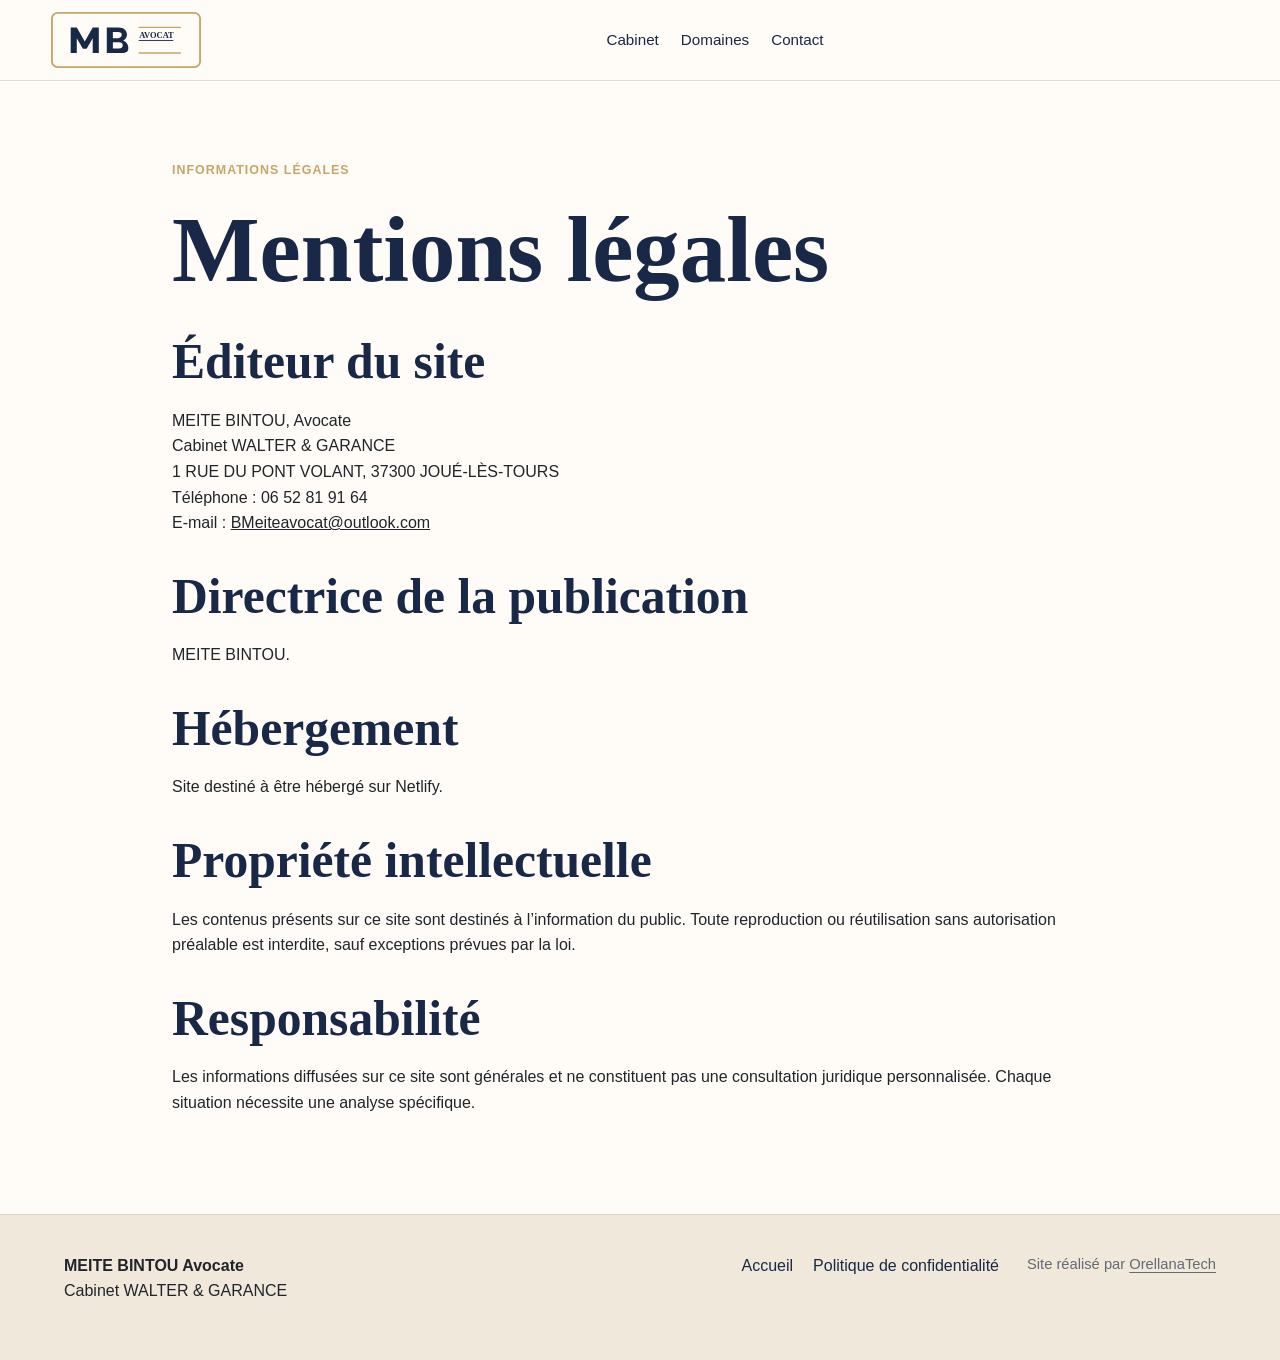
<file: mentions-legales.html>
<!doctype html>
<html lang="fr">
  <head>
    <meta charset="utf-8">
    <meta name="viewport" content="width=device-width, initial-scale=1">
    <title>Mentions légales | MEITE BINTOU Avocate</title>
    <meta name="description" content="Mentions légales du site de MEITE BINTOU Avocate, cabinet WALTER & GARANCE à Joué-lès-Tours.">
    <link rel="icon" href="assets/logo.svg" type="image/svg+xml">
    <link rel="stylesheet" href="style.css">
  </head>
  <body>
    <header class="site-header">
      <a class="brand" href="index.html"><img src="assets/logo.svg" alt="Logo MB Avocat"></a>
      <nav class="nav legal-nav" aria-label="Navigation">
        <a href="index.html#cabinet">Cabinet</a>
        <a href="index.html#domaines">Domaines</a>
        <a href="index.html#contact">Contact</a>
      </nav>
    </header>
    <main class="legal-page">
      <p class="eyebrow">Informations légales</p>
      <h1>Mentions légales</h1>
      <section>
        <h2>Éditeur du site</h2>
        <p>MEITE BINTOU, Avocate<br>Cabinet WALTER & GARANCE<br>1 RUE DU PONT VOLANT, 37300 JOUÉ-LÈS-TOURS<br>Téléphone : 06 52 81 91 64<br>E-mail : <a href="mailto:BMeiteavocat@outlook.com">BMeiteavocat@outlook.com</a></p>
        <!-- À compléter : barreau d'inscription, numéro SIRET, numéro TVA intracommunautaire si applicables et fournis. -->
      </section>
      <section>
        <h2>Directrice de la publication</h2>
        <p>MEITE BINTOU.</p>
      </section>
      <section>
        <h2>Hébergement</h2>
        <p>Site destiné à être hébergé sur Netlify.</p>
        <!-- À compléter après publication : dénomination complète et adresse de l'hébergeur si nécessaire. -->
      </section>
      <section>
        <h2>Propriété intellectuelle</h2>
        <p>Les contenus présents sur ce site sont destinés à l’information du public. Toute reproduction ou réutilisation sans autorisation préalable est interdite, sauf exceptions prévues par la loi.</p>
      </section>
      <section>
        <h2>Responsabilité</h2>
        <p>Les informations diffusées sur ce site sont générales et ne constituent pas une consultation juridique personnalisée. Chaque situation nécessite une analyse spécifique.</p>
      </section>
    </main>
    <footer class="site-footer">
      <p><strong>MEITE BINTOU Avocate</strong><br>Cabinet WALTER & GARANCE</p>
      <nav><a href="index.html">Accueil</a><a href="politique-confidentialite.html">Politique de confidentialité</a></nav>
      <p class="credit">Site réalisé par <a href="https://orellanatech38.netlify.app/" target="_blank" rel="noopener">OrellanaTech</a></p>
    </footer>
  </body>
</html>
</file>
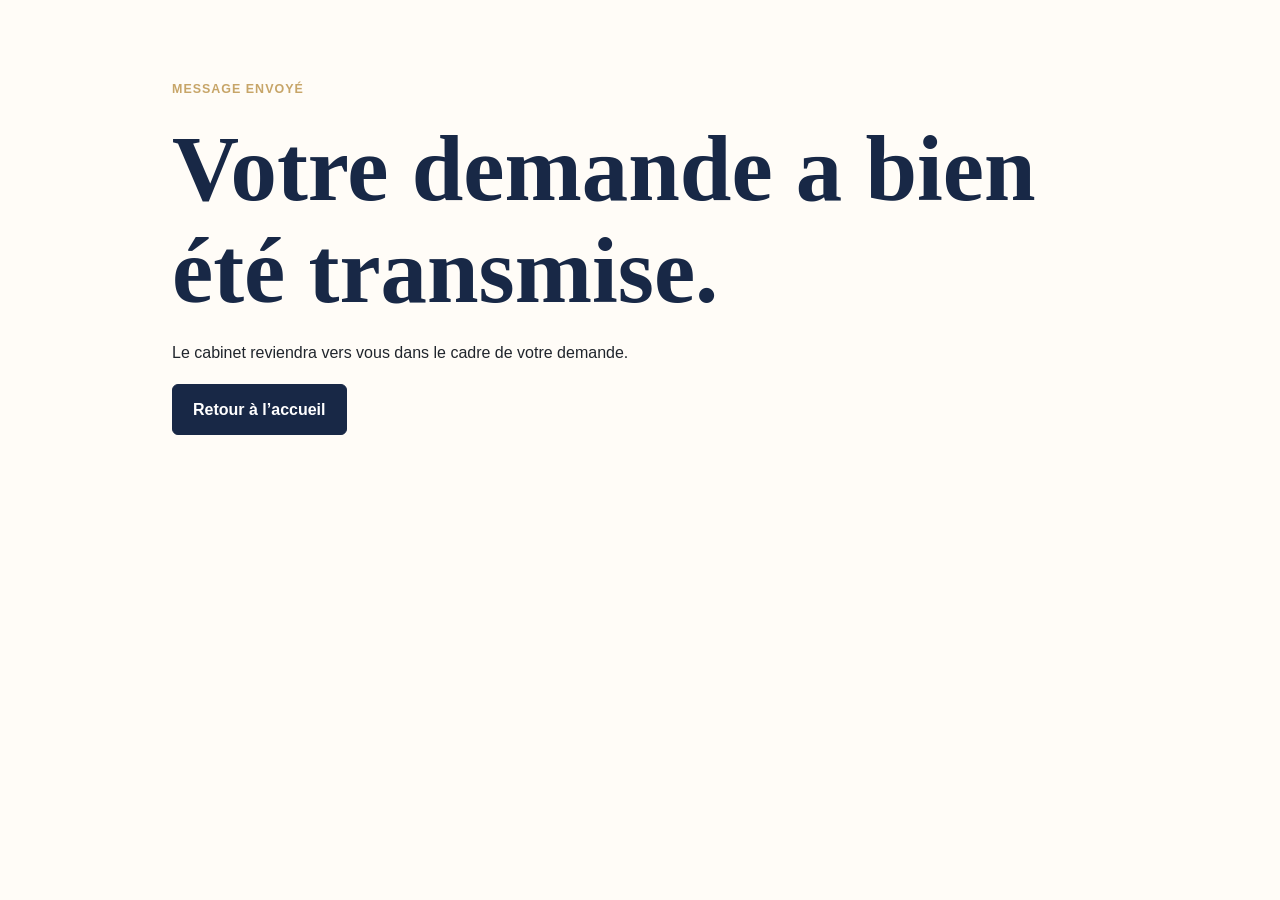
<file: merci.html>
<!doctype html>
<html lang="fr">
  <head>
    <meta charset="utf-8">
    <meta name="viewport" content="width=device-width, initial-scale=1">
    <title>Demande envoyée | MEITE BINTOU Avocate</title>
    <meta name="description" content="Confirmation d'envoi de votre demande au cabinet de MEITE BINTOU Avocate.">
    <link rel="icon" href="assets/logo.svg" type="image/svg+xml">
    <link rel="stylesheet" href="style.css">
  </head>
  <body>
    <main class="legal-page">
      <p class="eyebrow">Message envoyé</p>
      <h1>Votre demande a bien été transmise.</h1>
      <p>Le cabinet reviendra vers vous dans le cadre de votre demande.</p>
      <p><a class="btn" href="index.html">Retour à l’accueil</a></p>
    </main>
  </body>
</html>
</file>
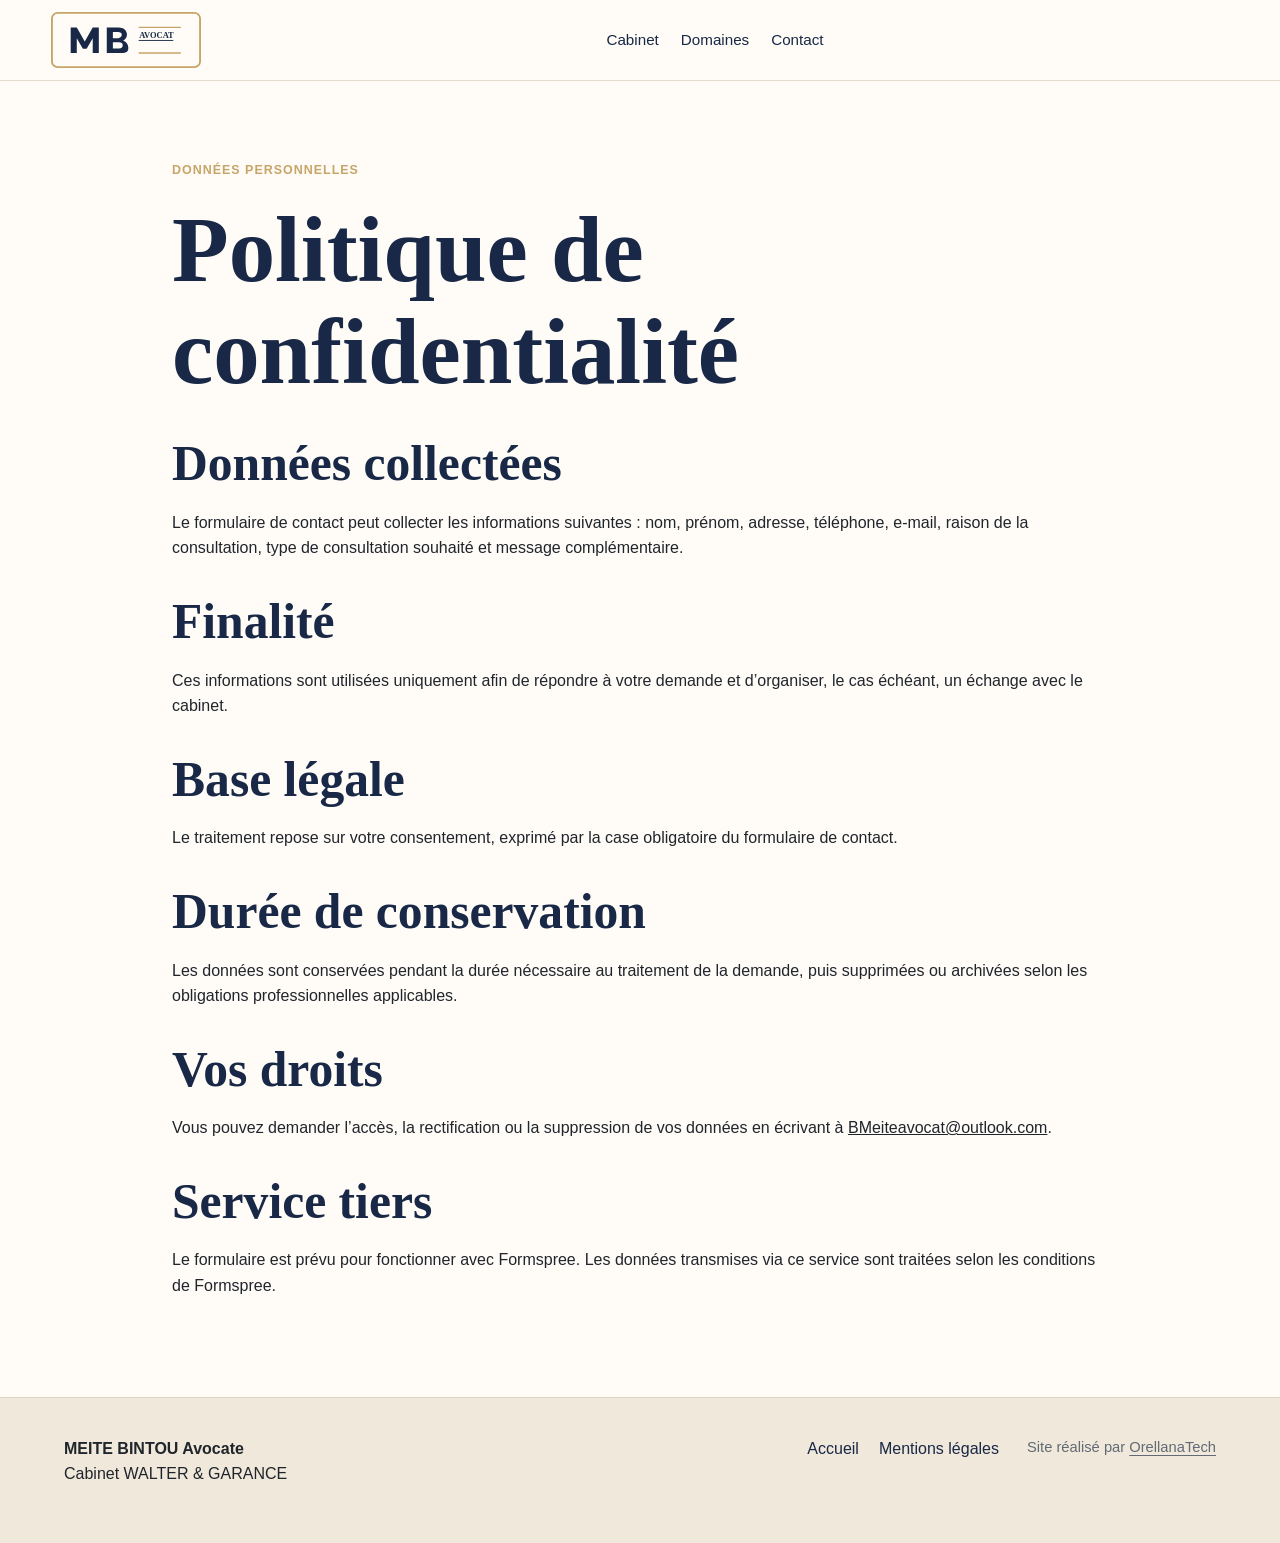
<file: politique-confidentialite.html>
<!doctype html>
<html lang="fr">
  <head>
    <meta charset="utf-8">
    <meta name="viewport" content="width=device-width, initial-scale=1">
    <title>Politique de confidentialité | MEITE BINTOU Avocate</title>
    <meta name="description" content="Politique de confidentialité du site de MEITE BINTOU Avocate.">
    <link rel="icon" href="assets/logo.svg" type="image/svg+xml">
    <link rel="stylesheet" href="style.css">
  </head>
  <body>
    <header class="site-header">
      <a class="brand" href="index.html"><img src="assets/logo.svg" alt="Logo MB Avocat"></a>
      <nav class="nav legal-nav" aria-label="Navigation">
        <a href="index.html#cabinet">Cabinet</a>
        <a href="index.html#domaines">Domaines</a>
        <a href="index.html#contact">Contact</a>
      </nav>
    </header>
    <main class="legal-page">
      <p class="eyebrow">Données personnelles</p>
      <h1>Politique de confidentialité</h1>
      <section>
        <h2>Données collectées</h2>
        <p>Le formulaire de contact peut collecter les informations suivantes : nom, prénom, adresse, téléphone, e-mail, raison de la consultation, type de consultation souhaité et message complémentaire.</p>
      </section>
      <section>
        <h2>Finalité</h2>
        <p>Ces informations sont utilisées uniquement afin de répondre à votre demande et d’organiser, le cas échéant, un échange avec le cabinet.</p>
      </section>
      <section>
        <h2>Base légale</h2>
        <p>Le traitement repose sur votre consentement, exprimé par la case obligatoire du formulaire de contact.</p>
      </section>
      <section>
        <h2>Durée de conservation</h2>
        <p>Les données sont conservées pendant la durée nécessaire au traitement de la demande, puis supprimées ou archivées selon les obligations professionnelles applicables.</p>
        <!-- À compléter : durée précise de conservation retenue par le cabinet. -->
      </section>
      <section>
        <h2>Vos droits</h2>
        <p>Vous pouvez demander l’accès, la rectification ou la suppression de vos données en écrivant à <a href="mailto:BMeiteavocat@outlook.com">BMeiteavocat@outlook.com</a>.</p>
      </section>
      <section>
        <h2>Service tiers</h2>
        <p>Le formulaire est prévu pour fonctionner avec Formspree. Les données transmises via ce service sont traitées selon les conditions de Formspree.</p>
      </section>
    </main>
    <footer class="site-footer">
      <p><strong>MEITE BINTOU Avocate</strong><br>Cabinet WALTER & GARANCE</p>
      <nav><a href="index.html">Accueil</a><a href="mentions-legales.html">Mentions légales</a></nav>
      <p class="credit">Site réalisé par <a href="https://orellanatech38.netlify.app/" target="_blank" rel="noopener">OrellanaTech</a></p>
    </footer>
  </body>
</html>
</file>
<file: style.css>
:root {
  --navy: #182846;
  --navy-soft: #23375d;
  --gold: #c7a568;
  --gold-soft: #eadfca;
  --paper: #fffcf7;
  --cream: #f4efe6;
  --ink: #20252c;
  --muted: #626b76;
  --line: #ded4c2;
  --white: #ffffff;
  --shadow: 0 18px 50px rgba(24, 40, 70, 0.12);
}

* { box-sizing: border-box; }
html { scroll-behavior: smooth; }
[id] { scroll-margin-top: 24px; }
body {
  margin: 0;
  background: var(--paper);
  color: var(--ink);
  font-family: Arial, Helvetica, sans-serif;
  line-height: 1.6;
}

img { max-width: 100%; display: block; }
a { color: inherit; }
h1, h2, h3 {
  color: var(--navy);
  font-family: Georgia, "Times New Roman", serif;
  line-height: 1.1;
  margin: 0 0 18px;
  letter-spacing: 0;
}
h1 { font-size: clamp(2.8rem, 8vw, 5.8rem); }
h1 span { font-size: clamp(2rem, 5vw, 3.5rem); color: var(--gold); }
h2 { font-size: clamp(2rem, 4vw, 3.1rem); }
h3 { font-size: 1.25rem; }
p { margin: 0 0 18px; }

.skip-link, .sr-only {
  position: absolute;
  width: 1px;
  height: 1px;
  overflow: hidden;
  clip: rect(0 0 0 0);
}
.skip-link:focus {
  width: auto;
  height: auto;
  clip: auto;
  z-index: 20;
  padding: 10px 14px;
  background: var(--navy);
  color: var(--white);
}

.site-header {
  position: sticky;
  top: 0;
  z-index: 10;
  display: grid;
  grid-template-columns: auto 1fr auto;
  align-items: center;
  gap: 24px;
  padding: 12px clamp(18px, 4vw, 56px);
  background: rgba(255, 252, 247, 0.94);
  border-bottom: 1px solid rgba(222, 212, 194, 0.8);
  backdrop-filter: blur(14px);
}
.brand img { width: 150px; }
.nav {
  display: flex;
  justify-content: center;
  gap: 22px;
  font-size: 0.95rem;
}
.nav a, .site-footer a {
  text-decoration: none;
  color: var(--navy);
}
.nav a:hover, .site-footer a:hover { color: var(--gold); }
.nav-toggle { display: none; }

.btn {
  display: inline-flex;
  align-items: center;
  justify-content: center;
  min-height: 46px;
  padding: 12px 20px;
  border: 1px solid var(--navy);
  border-radius: 6px;
  background: var(--navy);
  color: var(--white);
  font-weight: 700;
  text-decoration: none;
  cursor: pointer;
  transition: transform 180ms ease, background 180ms ease, border-color 180ms ease;
}
.btn:hover { transform: translateY(-2px); background: var(--navy-soft); }
.btn-small { min-height: 40px; padding: 9px 14px; font-size: 0.9rem; }
.btn-secondary { background: var(--gold); border-color: var(--gold); color: var(--navy); }
.btn-secondary:hover { background: #d2b77e; }
.btn-ghost { background: transparent; color: var(--navy); border-color: var(--line); }
.btn-ghost:hover { background: var(--cream); }

.section {
  padding: clamp(72px, 9vw, 120px) clamp(20px, 5vw, 72px);
}
.hero {
  min-height: calc(100vh - 76px);
  display: grid;
  grid-template-columns: minmax(0, 1.05fr) minmax(300px, 0.72fr);
  gap: clamp(34px, 7vw, 100px);
  align-items: center;
  position: relative;
  isolation: isolate;
  background:
    linear-gradient(90deg, rgba(255, 252, 247, 0.98) 0%, rgba(255, 252, 247, 0.88) 48%, rgba(24, 40, 70, 0.18) 100%),
    url("assets/palais-justice-tours.jpg") center / cover no-repeat;
}
.hero::after {
  content: "";
  position: absolute;
  inset: 0;
  z-index: -1;
  background:
    linear-gradient(180deg, rgba(255, 252, 247, 0.1), rgba(255, 252, 247, 0.32)),
    linear-gradient(90deg, transparent 0%, transparent 57%, rgba(24, 40, 70, 0.16) 100%);
}
.hero-copy {
  max-width: 820px;
}
.justice-logo {
  width: 78px;
  margin-bottom: 18px;
}
.eyebrow {
  color: var(--gold);
  font-weight: 800;
  letter-spacing: 0.08em;
  text-transform: uppercase;
  font-size: 0.78rem;
}
.lead {
  max-width: 720px;
  color: var(--navy);
  font-size: clamp(1.25rem, 2vw, 1.7rem);
}
blockquote {
  margin: 28px 0;
  padding-left: 22px;
  border-left: 4px solid var(--gold);
  color: var(--navy);
  font-family: Georgia, "Times New Roman", serif;
  font-size: clamp(1.25rem, 2vw, 1.65rem);
}
.hero-actions, .contact-actions {
  display: flex;
  flex-wrap: wrap;
  gap: 12px;
}
.portrait-panel {
  width: min(100%, 410px);
  aspect-ratio: 4 / 5.25;
  min-height: 0;
  justify-self: center;
  padding: 10px;
  border: 1px solid rgba(199, 165, 104, 0.72);
  border-radius: 8px;
  overflow: hidden;
  background: linear-gradient(145deg, rgba(255, 252, 247, 0.82), rgba(199, 165, 104, 0.64));
  box-shadow:
    0 24px 58px rgba(24, 40, 70, 0.22),
    0 0 0 1px rgba(255, 252, 247, 0.42) inset;
  position: relative;
}
.portrait-panel::before {
  content: "";
  position: absolute;
  inset: 18px;
  z-index: 1;
  border: 1px solid rgba(255, 252, 247, 0.72);
  border-radius: 6px;
  pointer-events: none;
}
.portrait-panel::after {
  content: "";
  position: absolute;
  inset: 10px;
  border-radius: 5px;
  background: linear-gradient(180deg, transparent 58%, rgba(24, 40, 70, 0.2));
  pointer-events: none;
}
.portrait-panel picture {
  display: block;
  width: 100%;
  height: 100%;
}
.portrait-panel img {
  width: 100%;
  height: 100%;
  min-height: 0;
  border-radius: 4px;
  object-fit: cover;
  object-position: center 34%;
}
.portrait-placeholder {
  display: none;
  position: absolute;
  inset: 0;
  place-content: center;
  text-align: center;
  padding: 28px;
}
.portrait-panel.is-placeholder .portrait-placeholder { display: grid; }
.portrait-placeholder span {
  width: 116px;
  height: 116px;
  margin: 0 auto 20px;
  display: grid;
  place-items: center;
  border: 2px solid var(--gold);
  border-radius: 50%;
  color: var(--navy);
  font-family: Georgia, "Times New Roman", serif;
  font-size: 2.4rem;
  font-weight: 700;
}

.split, .contact-layout {
  display: grid;
  grid-template-columns: minmax(0, 0.85fr) minmax(320px, 1fr);
  gap: clamp(36px, 6vw, 80px);
  align-items: start;
}
.diplomas, .values-grid article, .contact-card {
  border: 1px solid var(--line);
  border-radius: 8px;
  background: var(--white);
  box-shadow: 0 12px 34px rgba(24, 40, 70, 0.07);
}
.diplomas { padding: 22px; margin-top: 28px; }
.diplomas ul { margin: 0; padding-left: 20px; }
.values-grid {
  display: grid;
  grid-template-columns: repeat(2, minmax(0, 1fr));
  gap: 16px;
}
.values-grid article { padding: 24px; }
.values-grid p { color: var(--muted); margin-bottom: 0; }
.section-muted { background: var(--cream); }
.section-heading {
  max-width: 820px;
  margin-bottom: 34px;
}
.practice-grid {
  display: grid;
  grid-template-columns: repeat(3, minmax(0, 1fr));
  gap: 18px;
}
.practice-card {
  min-height: 152px;
  display: grid;
  align-content: space-between;
  gap: 18px;
  padding: 22px;
  border: 1px solid var(--line);
  border-top: 4px solid var(--gold);
  border-radius: 8px;
  background: var(--white);
  color: var(--navy);
  box-shadow: 0 12px 34px rgba(24, 40, 70, 0.07);
  font: inherit;
  font-weight: 800;
  text-decoration: none;
  text-align: left;
  transition: transform 180ms ease, border-color 180ms ease, box-shadow 180ms ease;
}
.practice-card:hover,
.practice-card:focus-visible {
  transform: translateY(-3px);
  border-color: var(--gold);
  box-shadow: 0 18px 42px rgba(24, 40, 70, 0.13);
}
.practice-card:hover .practice-icon,
.practice-card:focus-visible .practice-icon {
  background: var(--navy);
  color: var(--gold-soft);
  transform: scale(1.04);
}
.practice-card:focus-visible {
  outline: 3px solid rgba(199, 165, 104, 0.34);
  outline-offset: 3px;
}
.practice-icon {
  width: 62px;
  height: 62px;
  display: grid;
  place-items: center;
  border: 1px solid var(--gold);
  border-radius: 50%;
  background: #fbf5e9;
  color: var(--navy);
  transition: background 180ms ease, color 180ms ease, transform 180ms ease;
}
.practice-icon svg {
  width: 36px;
  height: 36px;
  fill: none;
  stroke: currentColor;
  stroke-width: 2.25;
  stroke-linecap: round;
  stroke-linejoin: round;
}

.info-band {
  display: grid;
  grid-template-columns: minmax(0, 1fr) minmax(300px, 0.9fr);
  gap: 36px;
  align-items: center;
  background: var(--navy);
  color: var(--white);
}
.info-band h2, .info-band .eyebrow { color: var(--white); }
.info-band p { color: #e8edf6; }
.facts {
  display: grid;
  grid-template-columns: repeat(3, minmax(0, 1fr));
  gap: 14px;
}
.facts div {
  padding: 18px;
  border: 1px solid rgba(255, 255, 255, 0.25);
  border-radius: 8px;
  background: rgba(255, 255, 255, 0.06);
}
.facts span { display: block; color: var(--gold-soft); font-size: 0.85rem; }
.facts strong { display: block; margin-top: 6px; font-size: 1.08rem; }

.appointment {
  background: var(--paper);
  padding-top: clamp(38px, 5vw, 62px);
  padding-bottom: clamp(42px, 5vw, 70px);
}
.appointment .section-heading {
  max-width: 980px;
  margin-bottom: 20px;
}
.appointment h2 {
  font-size: clamp(1.85rem, 4vw, 3.15rem);
  margin-bottom: 12px;
}
.appointment .section-heading p:last-child {
  margin-bottom: 0;
}
.form-panel {
  width: 100%;
  padding: clamp(12px, 2vw, 20px);
  border: 1px solid var(--line);
  border-radius: 8px;
  background: var(--white);
  box-shadow: 0 12px 34px rgba(24, 40, 70, 0.08);
}
.contact-form {
  display: grid;
  gap: 8px;
}
.contact-form .btn {
  min-height: 38px;
  padding: 8px 14px;
}
.form-row {
  display: grid;
  grid-template-columns: repeat(2, minmax(0, 1fr));
  gap: 12px;
}
label {
  display: grid;
  gap: 3px;
  color: var(--navy);
  font-size: 0.88rem;
  font-weight: 700;
}
input, select, textarea {
  width: 100%;
  border: 1px solid var(--line);
  border-radius: 6px;
  min-height: 36px;
  padding: 6px 10px;
  background: var(--white);
  color: var(--ink);
  font: inherit;
}
textarea {
  min-height: 76px;
}
input:focus, select:focus, textarea:focus {
  outline: 3px solid rgba(199, 165, 104, 0.32);
  border-color: var(--gold);
}
.rgpd {
  grid-template-columns: auto 1fr;
  align-items: start;
  font-weight: 400;
  font-size: 0.86rem;
  color: var(--ink);
}
.rgpd input { width: auto; margin-top: 5px; }
.hidden { display: none; }
.contact-card {
  padding: 28px;
}
.contact-card img { width: 180px; margin-bottom: 22px; }
.contact-card a { color: var(--navy); }
.map-frame {
  margin-top: 22px;
  border: 1px solid var(--line);
  border-radius: 8px;
  overflow: hidden;
  aspect-ratio: 4 / 3;
}
.map-frame iframe { width: 100%; height: 100%; border: 0; }

.site-footer {
  display: grid;
  grid-template-columns: 1fr auto auto;
  gap: 28px;
  align-items: start;
  padding: 38px clamp(20px, 5vw, 72px);
  background: #f0e8da;
  border-top: 1px solid var(--line);
}
.site-footer nav {
  display: flex;
  flex-wrap: wrap;
  gap: 14px 20px;
}
.credit { color: var(--muted); font-size: 0.92rem; }
.credit a {
  color: inherit;
  text-decoration: underline;
  text-underline-offset: 3px;
}
.credit a:hover {
  color: var(--navy);
}
.photo-credit {
  color: var(--muted);
  font-size: 0.82rem;
}
.photo-credit a {
  color: inherit;
  text-decoration: underline;
  text-underline-offset: 3px;
}

.copy-toast {
  position: fixed;
  left: 50%;
  bottom: 22px;
  z-index: 30;
  transform: translate(-50%, 18px);
  padding: 12px 18px;
  border-radius: 6px;
  background: var(--navy);
  color: var(--white);
  font-weight: 700;
  box-shadow: var(--shadow);
  opacity: 0;
  pointer-events: none;
  transition: opacity 180ms ease, transform 180ms ease;
}
.copy-toast.is-visible {
  opacity: 1;
  transform: translate(-50%, 0);
}

.legal-page, .card-page {
  max-width: 980px;
  margin: 0 auto;
  padding: 80px 22px;
}
.legal-page section { margin-top: 34px; }
.domain-page section {
  padding: 28px;
  border: 1px solid var(--line);
  border-radius: 8px;
  background: var(--white);
  box-shadow: 0 12px 34px rgba(24, 40, 70, 0.07);
}
.domain-page section:target {
  border-color: var(--gold);
  box-shadow: 0 18px 42px rgba(24, 40, 70, 0.12);
}
.domain-page .btn {
  margin-top: 8px;
}
.domain-detail-page {
  max-width: 1080px;
}
.domain-intro {
  display: grid;
  grid-template-columns: minmax(0, 1fr) 220px;
  gap: 28px;
  align-items: center;
  margin-bottom: 36px;
}
.domain-intro img {
  width: 150px;
  justify-self: center;
}
.domain-detail-page h1 {
  font-size: clamp(2.3rem, 5vw, 4.2rem);
}
.domain-detail-page h2 {
  font-size: clamp(1.55rem, 3vw, 2.2rem);
}
.domain-detail-page section {
  margin-top: 26px;
}
.domain-detail-page ul {
  margin: 0 0 18px;
  padding-left: 22px;
}
.domain-detail-page li {
  margin-bottom: 8px;
}
.domain-example-grid {
  display: grid;
  grid-template-columns: repeat(2, minmax(0, 1fr));
  gap: 16px;
  margin-top: 18px;
}
.domain-example {
  padding: 20px;
  border: 1px solid var(--line);
  border-radius: 8px;
  background: #fffaf1;
}
.domain-example h3 {
  font-size: 1.12rem;
  margin-bottom: 10px;
}
.domain-actions {
  display: flex;
  flex-wrap: wrap;
  gap: 12px;
  margin-top: 28px;
}
.business-card {
  width: min(100%, 880px);
  aspect-ratio: 1.75 / 1;
  margin: 30px auto;
  padding: clamp(24px, 5vw, 56px);
  display: grid;
  grid-template-columns: 1fr 1fr;
  gap: 28px;
  align-items: center;
  border: 1px solid var(--gold);
  border-radius: 8px;
  background: var(--white);
  box-shadow: var(--shadow);
}
.business-card img { width: 210px; }
.business-card .name { font-size: clamp(2rem, 5vw, 3.7rem); }
.print-actions { text-align: center; }

@media (max-width: 980px) {
  .site-header { grid-template-columns: auto auto; }
  .site-header > .btn-small { display: none; }
  .nav-toggle {
    display: grid;
    gap: 5px;
    justify-self: end;
    width: 42px;
    height: 42px;
    border: 1px solid var(--line);
    border-radius: 6px;
    background: var(--white);
    place-content: center;
  }
  .nav-toggle span:not(.sr-only) {
    width: 22px;
    height: 2px;
    background: var(--navy);
  }
  .nav {
    display: none;
    grid-column: 1 / -1;
    padding: 12px 0 6px;
    justify-content: start;
    flex-direction: column;
  }
  .nav.is-open { display: flex; }
  .legal-nav {
    display: flex;
    grid-column: 1 / -1;
    justify-content: start;
    flex-direction: row;
    flex-wrap: wrap;
  }
  .hero, .split, .contact-layout, .info-band {
    grid-template-columns: 1fr;
  }
  .portrait-panel {
    justify-self: center;
    width: min(100%, 390px);
  }
  .practice-grid { grid-template-columns: repeat(2, minmax(0, 1fr)); }
  .contact-card { position: static; }
}

@media (max-width: 640px) {
  .section { padding: 62px 18px; }
  .brand img { width: 132px; }
  .hero { min-height: auto; }
  .hero-actions .btn, .contact-actions .btn { width: 100%; }
  .portrait-panel {
    width: 100%;
    max-width: 420px;
    min-height: 0;
  }
  .portrait-panel img { min-height: 0; }
  .values-grid, .practice-grid, .facts, .form-row, .site-footer, .business-card {
    grid-template-columns: 1fr;
  }
  .domain-intro, .domain-example-grid {
    grid-template-columns: 1fr;
  }
  .domain-intro img {
    justify-self: start;
  }
  .business-card { aspect-ratio: auto; }
}

@media print {
  body { background: var(--white); }
  .site-header, .site-footer, .print-actions { display: none; }
  .card-page { padding: 0; }
  .business-card { box-shadow: none; margin: 0; width: 100%; }
}
</file>
